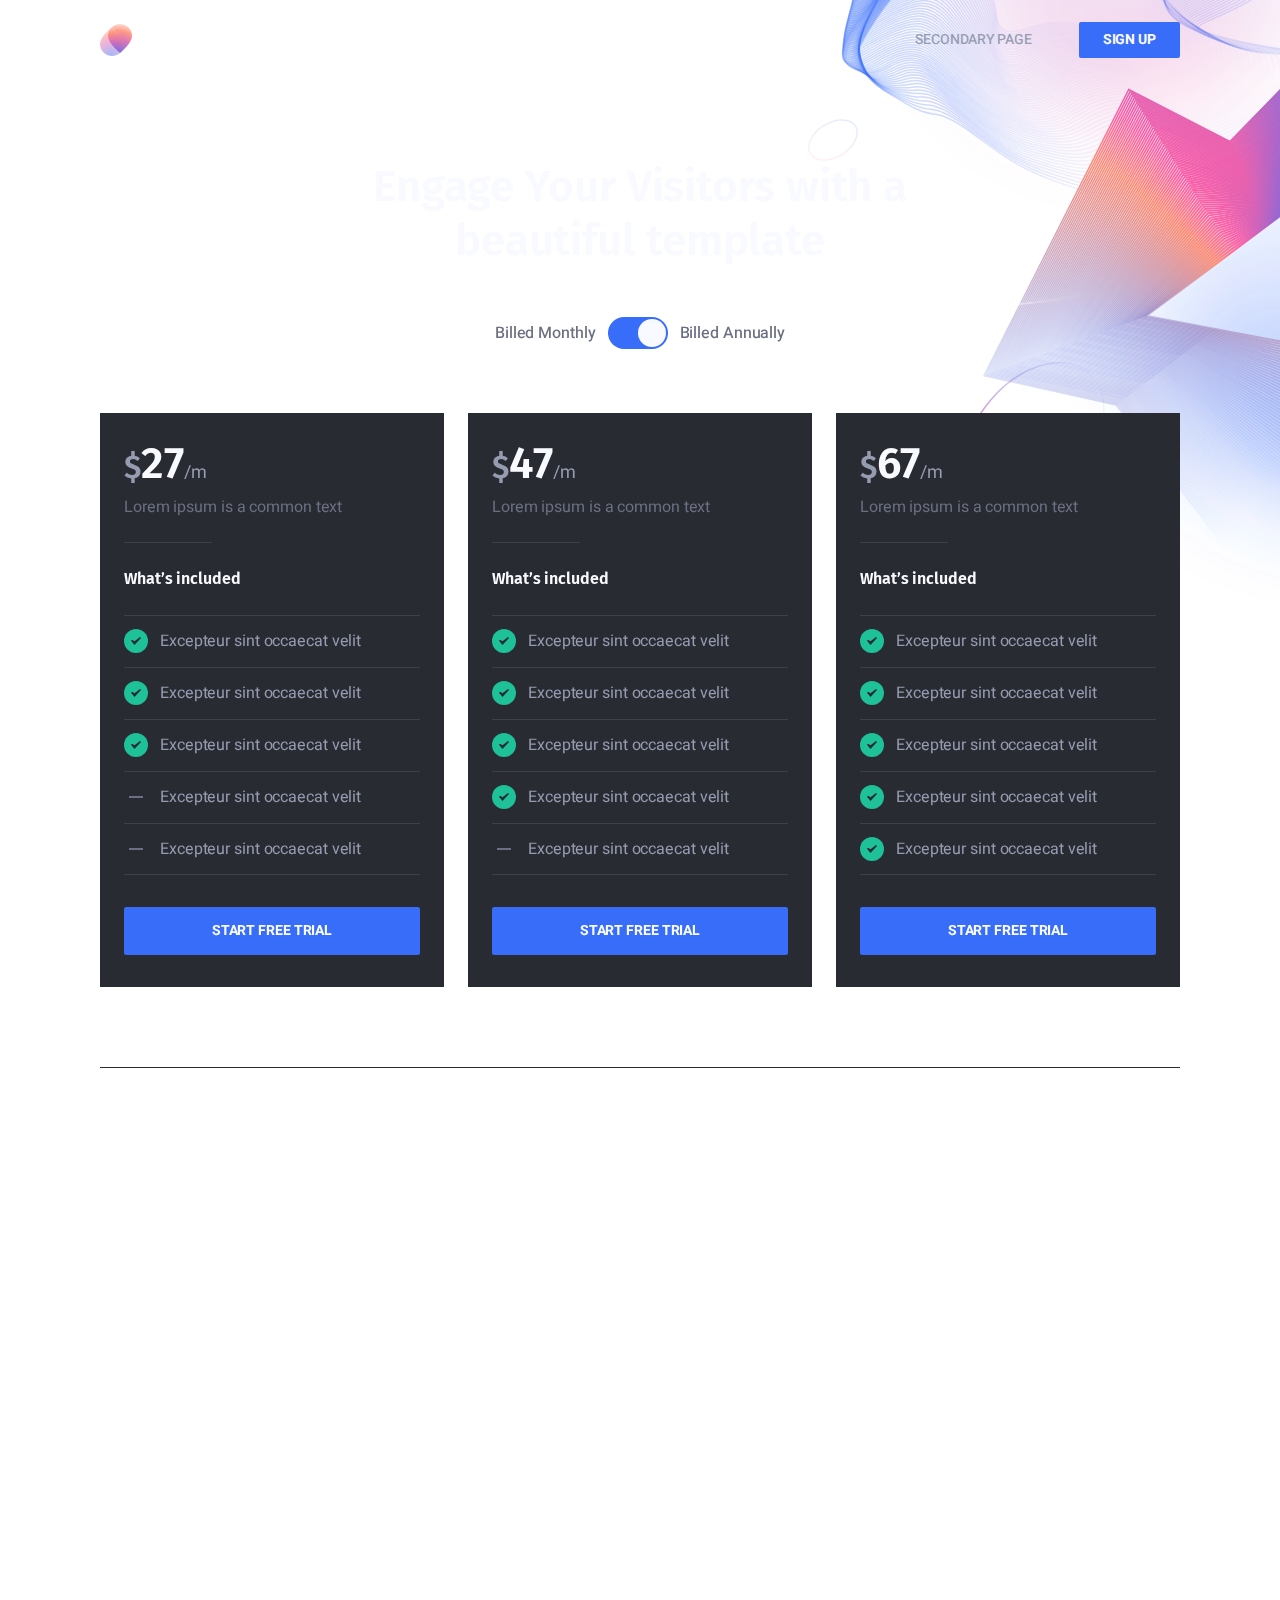
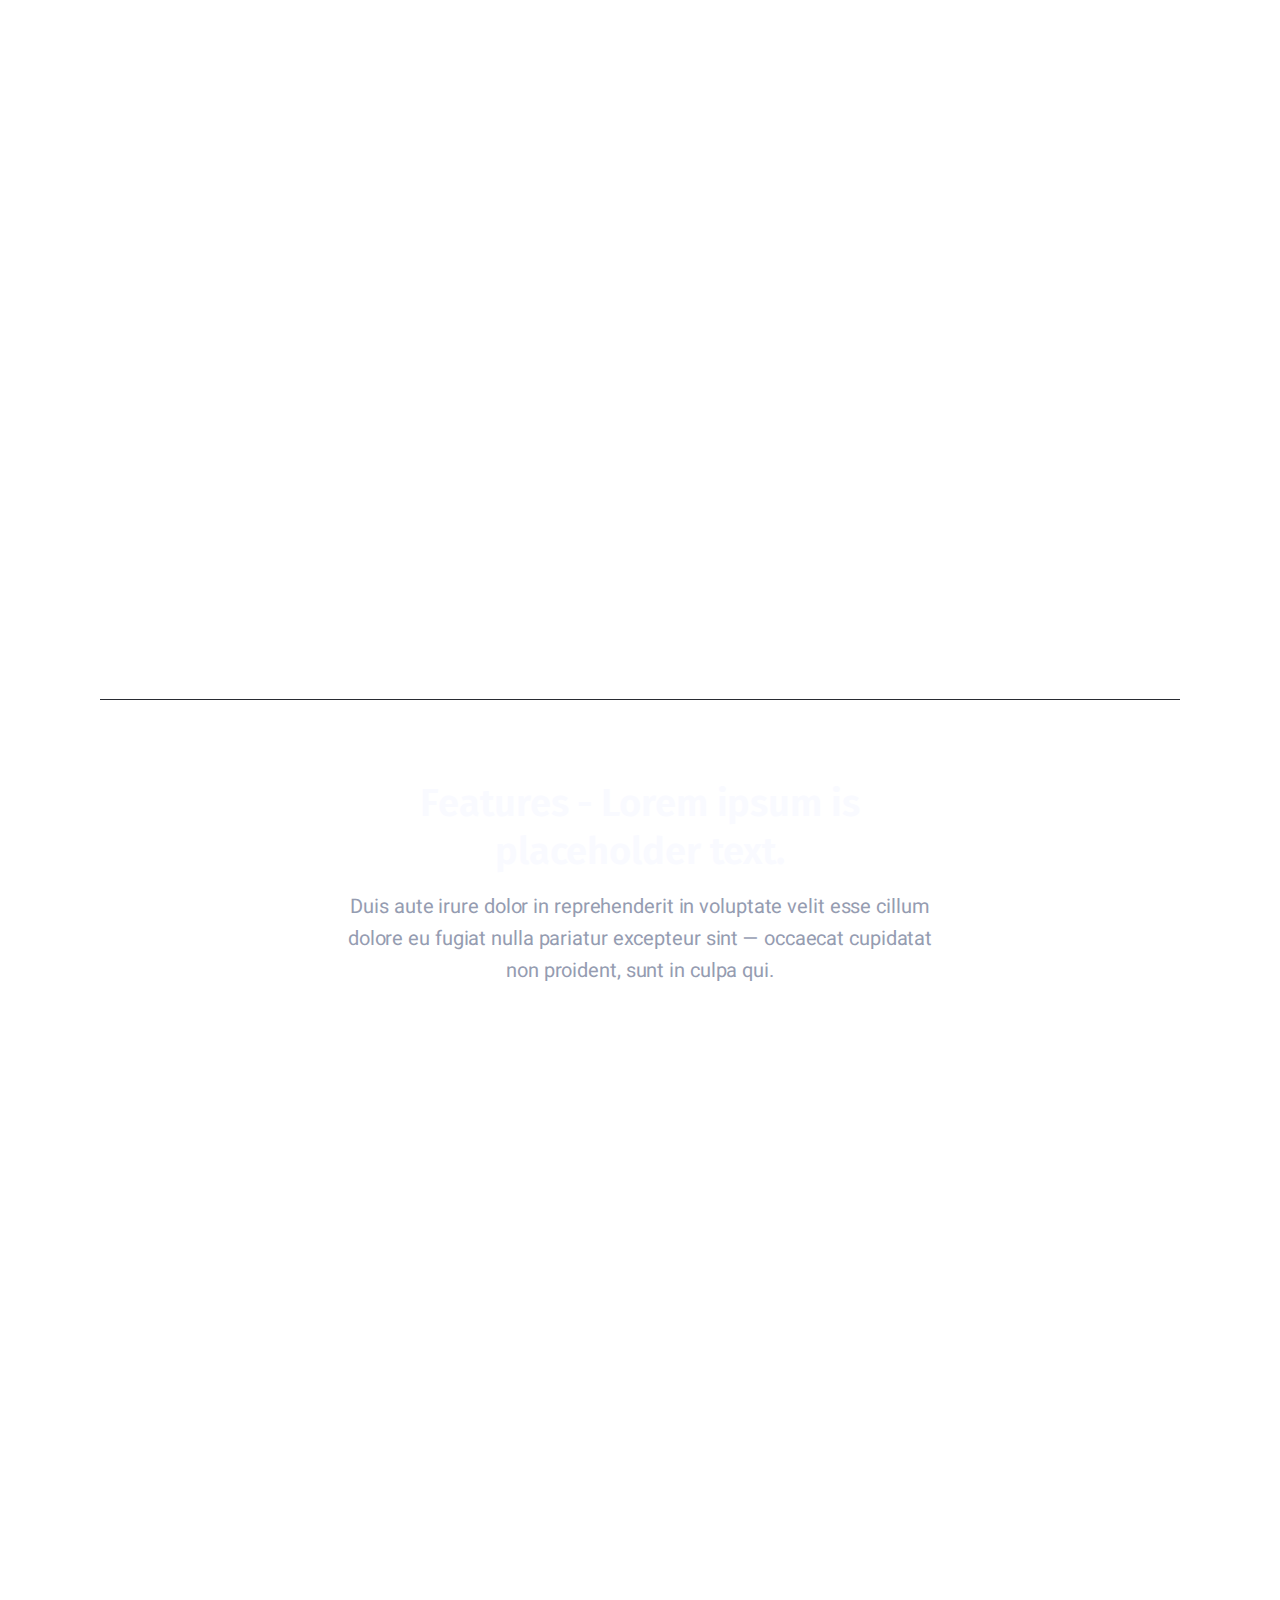
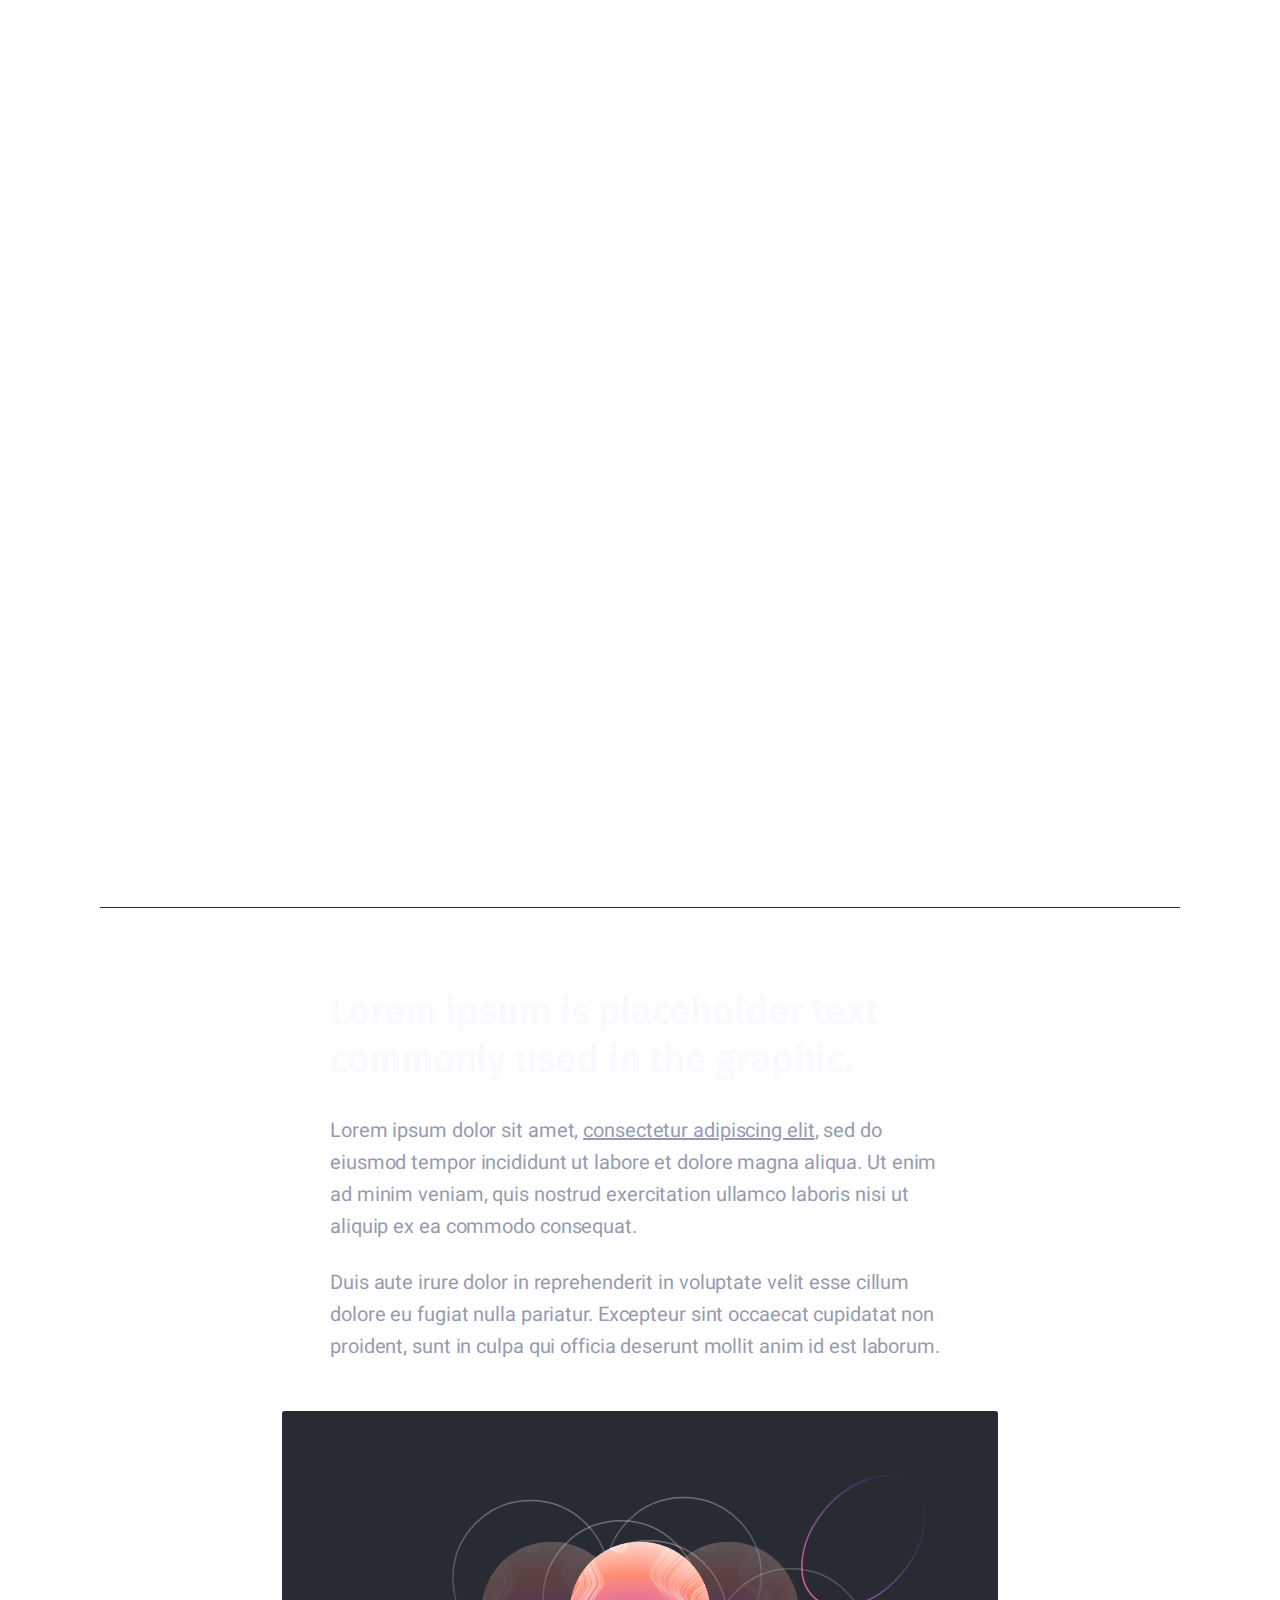
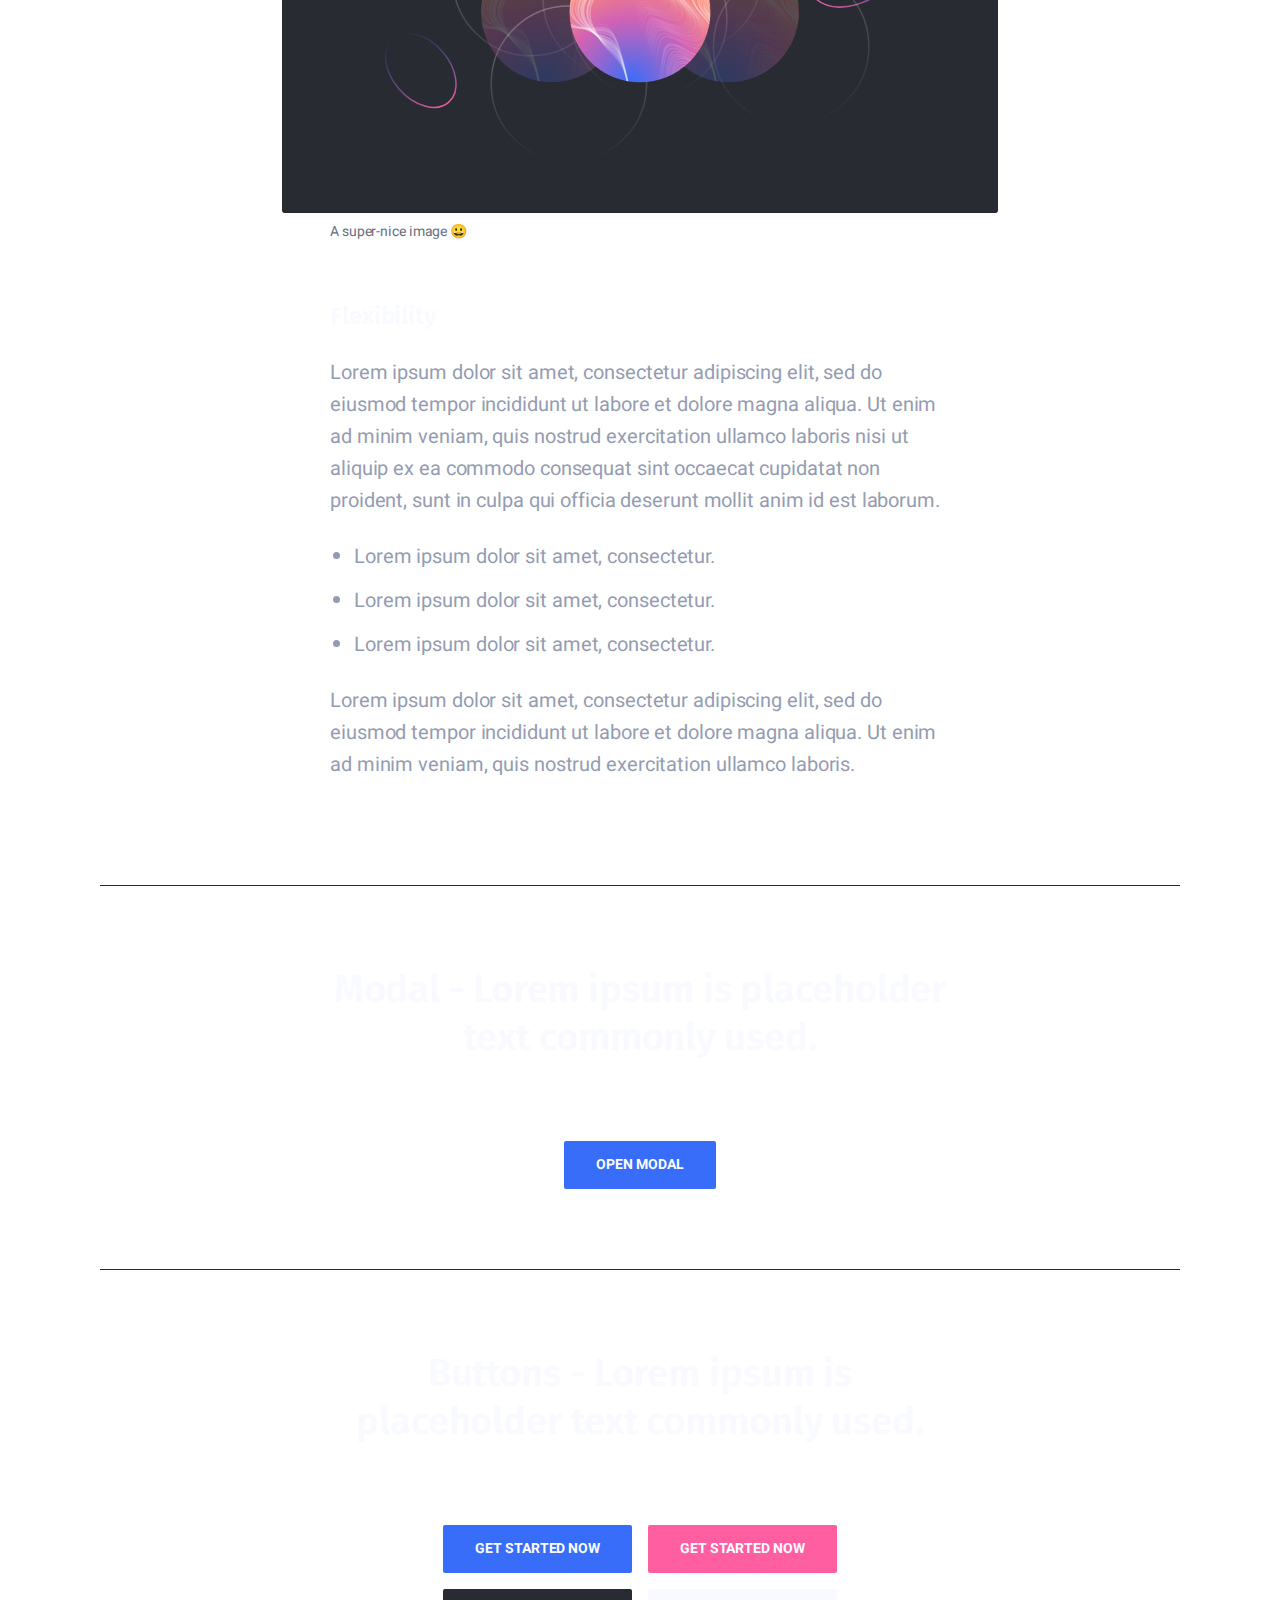
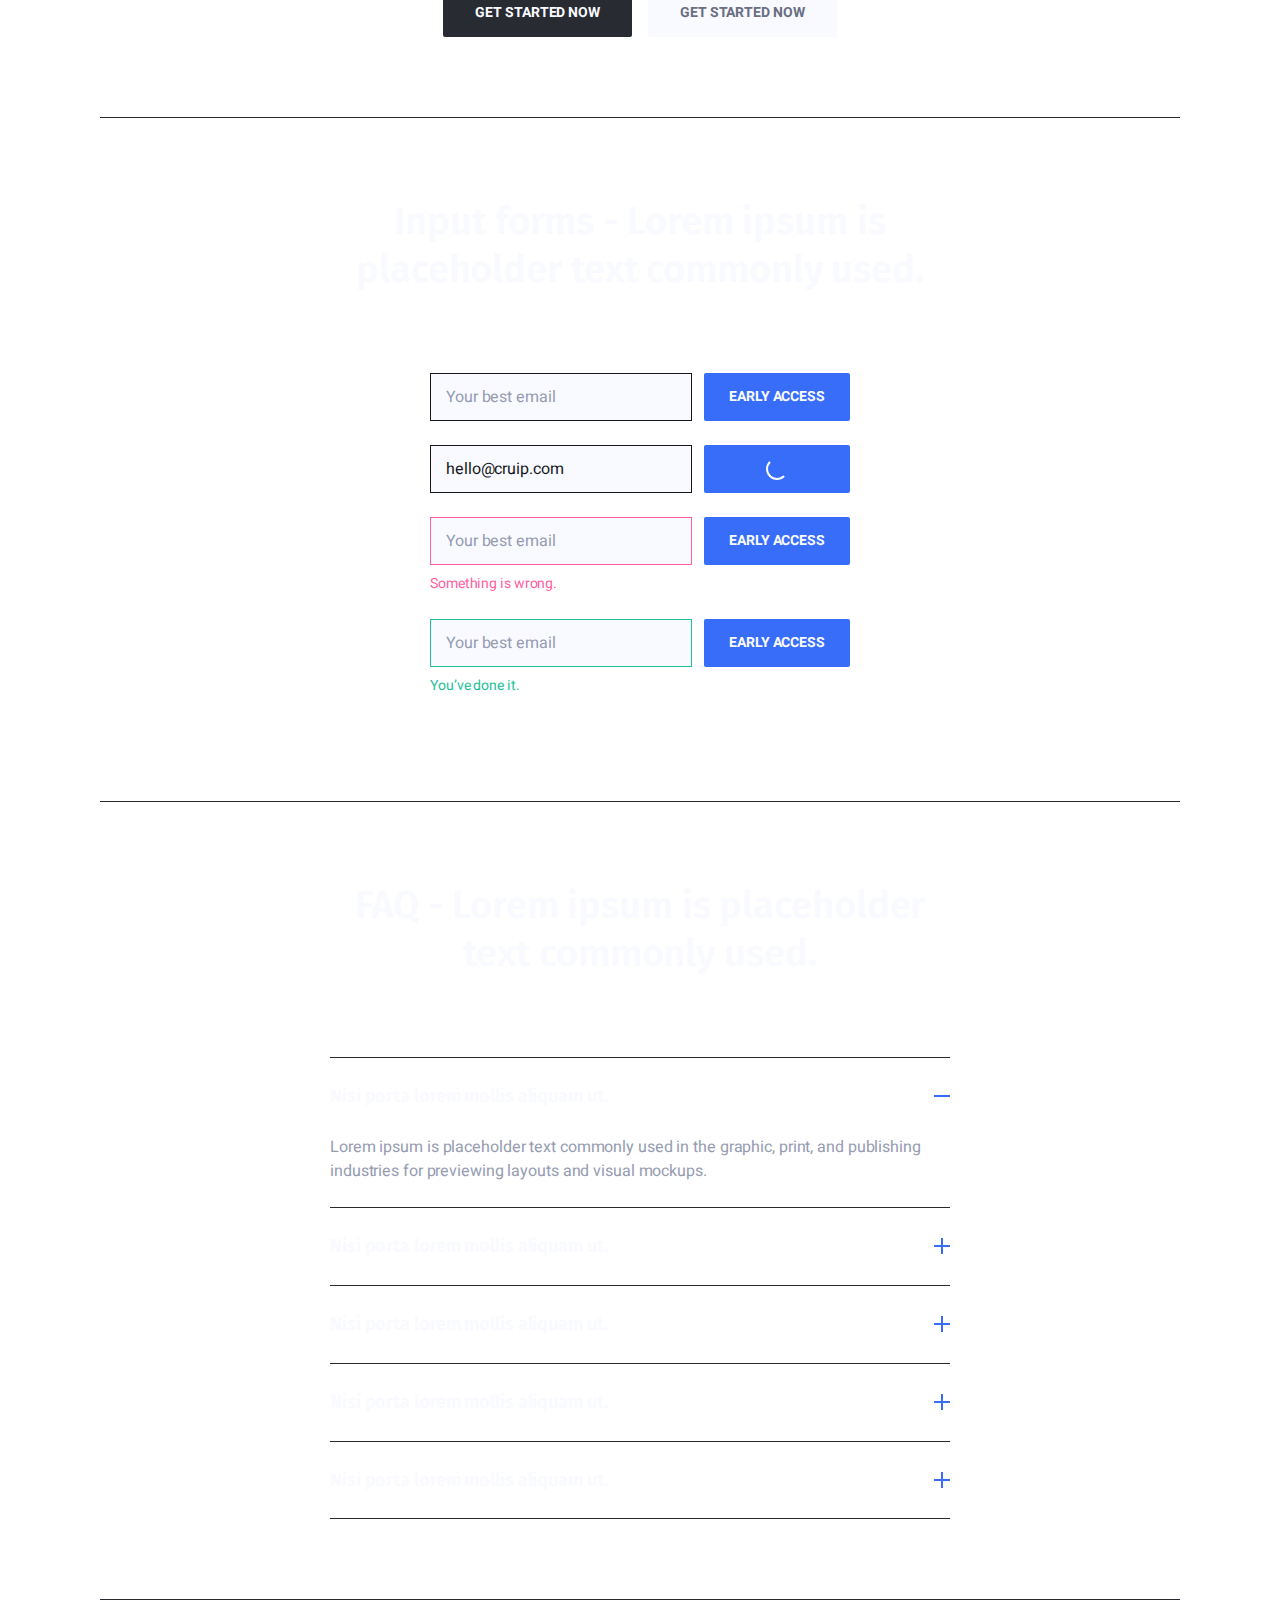
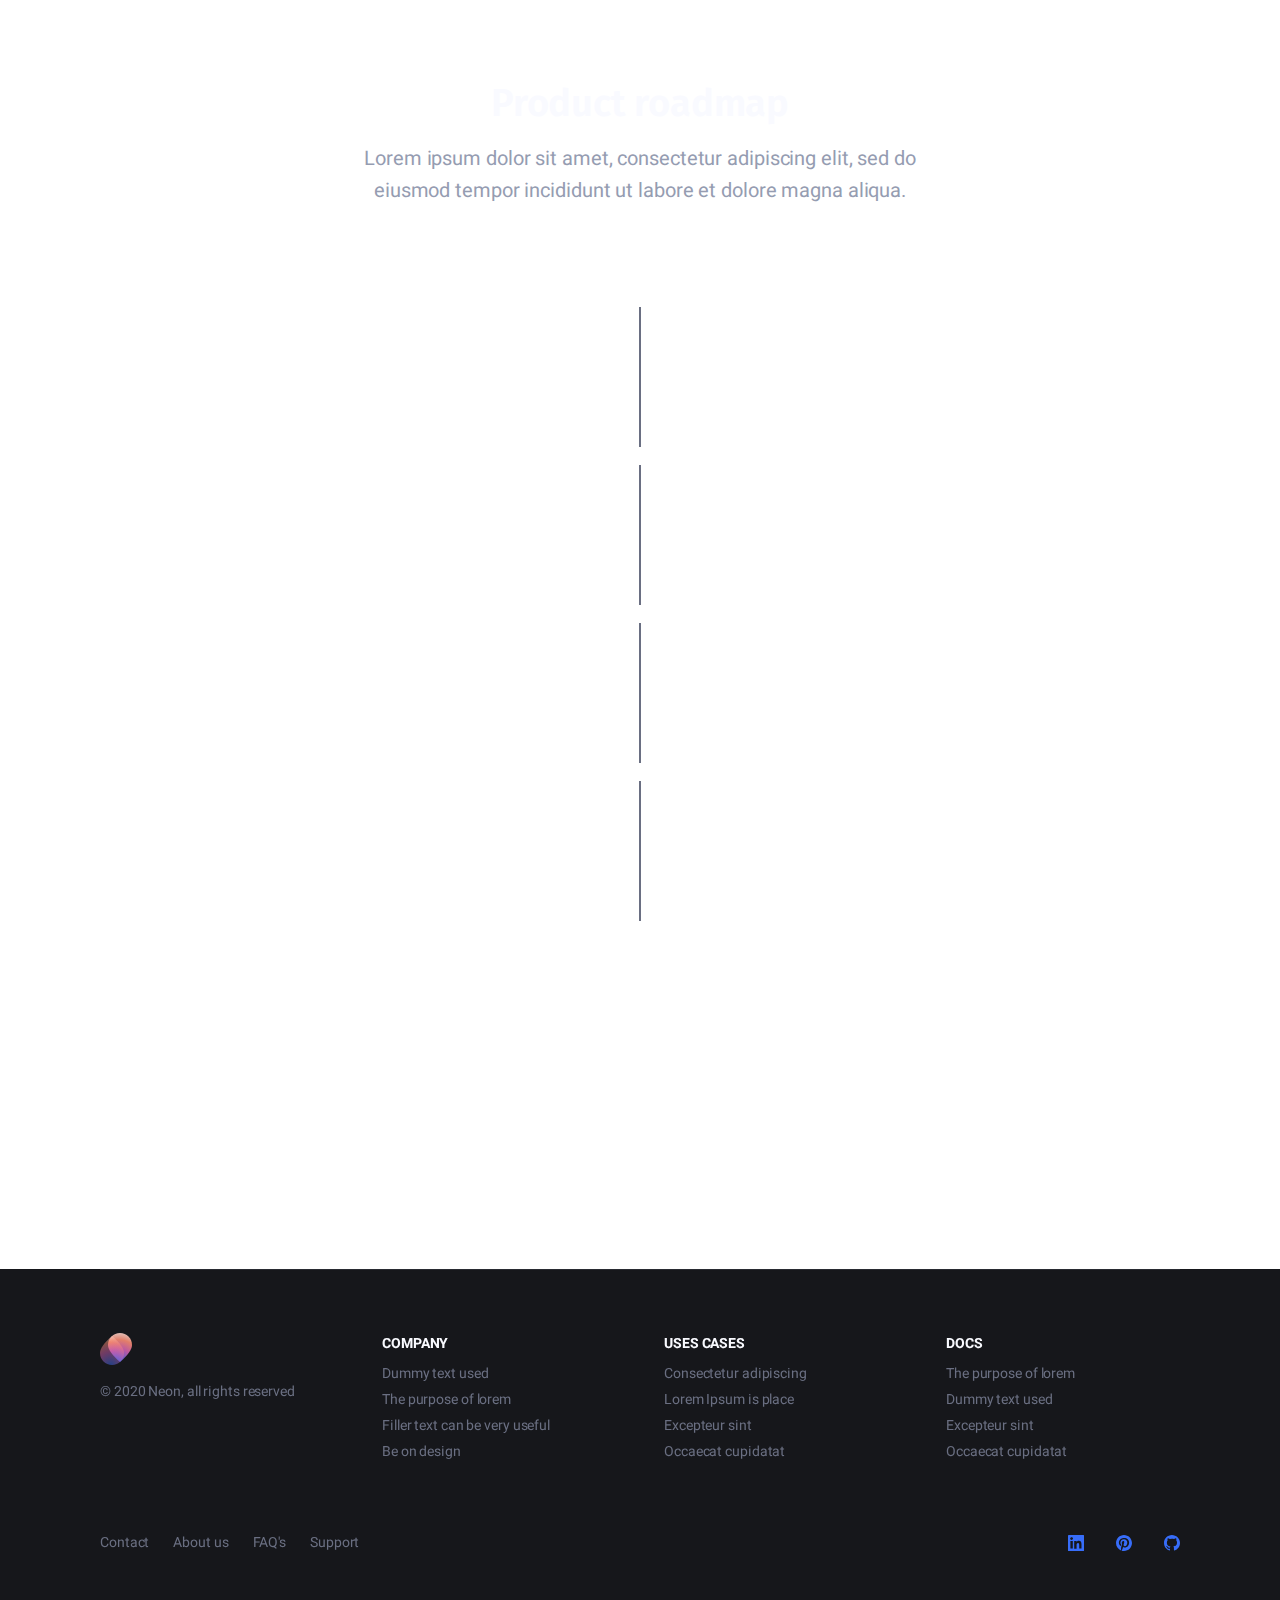
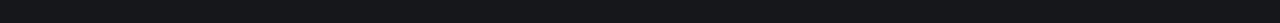
<file: additional.html>
<!DOCTYPE html><html lang="en" class="no-js">
<!-- Mirrored from preview.cruip.com/neon/additional.html by HTTrack Website Copier/3.x [XR&CO'2014], Mon, 08 Nov 2021 15:35:33 GMT -->
<head><meta charset="utf-8"><meta http-equiv="X-UA-Compatible" content="IE=edge"><meta name="viewport" content="width=device-width,initial-scale=1"><title>Neon Template</title><script>console.log("%cImportant!", "color: blue; font-size: x-large");console.log("%cThe page you are viewing is for demo purposes only. CSS and HTML have been minified and class names have been shortened to improve the page load time. Download our templates from https://cruip.com/ 😉", "font-size: large");</script><link rel="stylesheet" href="css/style.css"></head><body class="t"><div class="rn"><header class="nb"><div class="tcontainern"><div class="n_"><div class="nk"><h1 class="sz"><a href="index-2.html"><img src="images/logo.svg" alt="Neon" width="32" height="32"></a></h1></div><button id="th" class="th" aria-controls="primary-menu" aria-expanded="false"><span class="se">Menu</span> <span class="tp"><span class="td"></span></span></button><nav id="nj" class="nj"><div class="nq"><ul class="st h re"><li><a href="additional.html">Secondary page</a></li></ul><ul class="st re"><li><a class="tbuttonn fbuttonl gbuttony sbuttono" href="signup.html">Sign up</a></li></ul></div></nav></div></div></header><main class="nw"><section class="r_ nx rillustration-section-i"><div class="tcontainern"><div class="pricing-inner rd"><div class="rv s_ reveal-from-bottom"><div class="scontainero"><h1 class="sz">Engage Your Visitors with a beautiful template</h1></div></div><div class="rz s_ reveal-from-top"><label class="k"><input type="checkbox" checked=""> <span class="ta"></span> <span>Billed Monthly</span> <span>Billed Annually</span></label></div><div class="tiles-wrap"><div class="ng reveal-from-right" data-reveal-delay="400"><div class="ny"><div class="rj"><div class="ib aa ue"><div class="pricing-item-price ou" data-price-output="{
                                                &quot;0&quot;: [&quot;$&quot;, &quot;34&quot;, &quot;/m&quot;],
                                                &quot;1&quot;: [&quot;$&quot;, &quot;27&quot;, &quot;/m&quot;]
                                            }"><span class="iw o"></span><span class="pricing-item-price-amount i"></span><span class="pricing-item-price-after l"></span></div><div class="c sc">Lorem ipsum is a common text</div></div><div class="pricing-item-features mb-40"><div class="pricing-item-features-title f c sf ue">What’s included</div><ul class="rq st c us"><li class="ix">Excepteur sint occaecat velit</li><li class="ix">Excepteur sint occaecat velit</li><li class="ix">Excepteur sint occaecat velit</li><li>Excepteur sint occaecat velit</li><li>Excepteur sint occaecat velit</li></ul></div></div><div class="pricing-item-cta oh"><a class="tbuttonn fbuttonl pbuttond" href="#">Start free trial</a></div></div></div><div class="ng reveal-from-bottom" data-reveal-delay="200"><div class="ny"><div class="rj"><div class="ib aa ue"><div class="pricing-item-price ou" data-price-output="{
                                                &quot;0&quot;: [&quot;$&quot;, &quot;54&quot;, &quot;/m&quot;],
                                                &quot;1&quot;: [&quot;$&quot;, &quot;47&quot;, &quot;/m&quot;]
                                            }"><span class="iw o"></span><span class="pricing-item-price-amount i"></span><span class="pricing-item-price-after l"></span></div><div class="c sc">Lorem ipsum is a common text</div></div><div class="pricing-item-features mb-40"><div class="pricing-item-features-title f c sf ue">What’s included</div><ul class="rq st c us"><li class="ix">Excepteur sint occaecat velit</li><li class="ix">Excepteur sint occaecat velit</li><li class="ix">Excepteur sint occaecat velit</li><li class="ix">Excepteur sint occaecat velit</li><li>Excepteur sint occaecat velit</li></ul></div></div><div class="pricing-item-cta oh"><a class="tbuttonn fbuttonl pbuttond" href="#">Start free trial</a></div></div></div><div class="ng reveal-from-left" data-reveal-delay="400"><div class="ny"><div class="rj"><div class="ib aa ue"><div class="pricing-item-price ou" data-price-output="{
                                                &quot;0&quot;: [&quot;$&quot;, &quot;74&quot;, &quot;/m&quot;],
                                                &quot;1&quot;: [&quot;$&quot;, &quot;67&quot;, &quot;/m&quot;]
                                            }"><span class="iw o"></span><span class="pricing-item-price-amount i"></span><span class="pricing-item-price-after l"></span></div><div class="c sc">Lorem ipsum is a common text</div></div><div class="pricing-item-features mb-40"><div class="pricing-item-features-title f c sf ue">What’s included</div><ul class="rq st c us"><li class="ix">Excepteur sint occaecat velit</li><li class="ix">Excepteur sint occaecat velit</li><li class="ix">Excepteur sint occaecat velit</li><li class="ix">Excepteur sint occaecat velit</li><li class="ix">Excepteur sint occaecat velit</li></ul></div></div><div class="pricing-item-cta oh"><a class="tbuttonn fbuttonl pbuttond" href="#">Start free trial</a></div></div></div></div></div></div></section><section class="is nx s_"><div class="tcontainern"><div class="team-inner rd i_"><div class="rv s_ reveal-from-bottom"><div class="scontainero"><h2 class="oe ok">Meet the team - Lorem ipsum is placeholder text.</h2><p class="sz">Duis aute irure dolor in reprehenderit in voluptate velit esse cillum dolore eu fugiat nulla pariatur excepteur sint — occaecat cupidatat non proident, sunt in culpa qui.</p></div></div><div class="tiles-wrap"><div class="ng reveal-from-bottom"><div class="ny"><div class="team-item-header"><div class="team-item-image ue"><img src="images/team-member-01.jpg" alt="Team member 01" width="180" height="180"></div></div><div class="team-item-content"><h5 class="team-item-name oe ou">Markus Hasinika</h5><div class="team-item-role h so sg sh oh">Founder &amp; CEO</div><p class="sz l">Magnis dis parturient montes nascetur. Quam quisque id diam vel quam ultricies leo integer.</p></div></div></div><div class="ng reveal-from-bottom" data-reveal-delay="200"><div class="ny"><div class="team-item-header"><div class="team-item-image ue"><img src="images/team-member-02.jpg" alt="Team member 02" width="180" height="180"></div></div><div class="team-item-content"><h5 class="team-item-name oe ou">Diana Stafford</h5><div class="team-item-role h so sg sh oh">Founder &amp; CEO</div><p class="sz l">Magnis dis parturient montes nascetur. Quam quisque id diam vel quam ultricies leo integer.</p></div></div></div><div class="ng reveal-from-bottom" data-reveal-delay="400"><div class="ny"><div class="team-item-header"><div class="team-item-image ue"><img src="images/team-member-03.jpg" alt="Team member 03" width="180" height="180"></div></div><div class="team-item-content"><h5 class="team-item-name oe ou">Patricia Collins</h5><div class="team-item-role h so sg sh oh">Founder &amp; CEO</div><p class="sz l">Magnis dis parturient montes nascetur. Quam quisque id diam vel quam ultricies leo integer.</p></div></div></div><div class="ng reveal-from-bottom"><div class="ny"><div class="team-item-header"><div class="team-item-image ue"><img src="images/team-member-04.jpg" alt="Team member 04" width="180" height="180"></div></div><div class="team-item-content"><h5 class="team-item-name oe ou">Anton Klenkov</h5><div class="team-item-role h so sg sh oh">Founder &amp; CEO</div><p class="sz l">Magnis dis parturient montes nascetur. Quam quisque id diam vel quam ultricies leo integer.</p></div></div></div><div class="ng reveal-from-bottom" data-reveal-delay="200"><div class="ny"><div class="team-item-header"><div class="team-item-image ue"><img src="images/team-member-05.jpg" alt="Team member 05" width="180" height="180"></div></div><div class="team-item-content"><h5 class="team-item-name oe ou">Nick Kornilov</h5><div class="team-item-role h so sg sh oh">Founder &amp; CEO</div><p class="sz l">Magnis dis parturient montes nascetur. Quam quisque id diam vel quam ultricies leo integer.</p></div></div></div><div class="ng reveal-from-bottom" data-reveal-delay="400"><div class="ny"><div class="team-item-header"><div class="team-item-image ue"><img src="images/team-member-06.jpg" alt="Team member 01" width="180" height="180"></div></div><div class="team-item-content"><h5 class="team-item-name oe ou">Andrea Engler</h5><div class="team-item-role h so sg sh oh">Founder &amp; CEO</div><p class="sz l">Magnis dis parturient montes nascetur. Quam quisque id diam vel quam ultricies leo integer.</p></div></div></div></div></div></div></section><section class="rw nx"><div class="tcontainern"><div class="features-split-inner rd i_"><div class="rv s_"><div class="scontainero"><h2 class="oe ok">Features - Lorem ipsum is placeholder text.</h2><p class="sz">Duis aute irure dolor in reprehenderit in voluptate velit esse cillum dolore eu fugiat nulla pariatur excepteur sint — occaecat cupidatat non proident, sunt in culpa qui.</p></div></div><div class="nf np"><div class="split-item"><div class="nh az reveal-from-right" data-reveal-container=".split-item"><h3 class="oe og">Data-driven insights</h3><p class="sz">Lorem ipsum dolor sit amet, consectetur adipiscing elit, sed do eiusmod tempor incididunt ut labore et dolore magna aliqua — Ut enim ad minim veniam, quis nostrud exercitation ullamco laboris nisi ut aliquip ex ea commodo consequat.</p></div><div class="nl nc reveal-from-left" data-reveal-container=".split-item"><img src="images/features-split-image-01.svg" alt="Features split image 01" width="528" height="396"></div></div><div class="split-item"><div class="nh az reveal-from-left" data-reveal-container=".split-item"><h3 class="oe og">Data-driven insights</h3><p class="sz">Lorem ipsum dolor sit amet, consectetur adipiscing elit, sed do eiusmod tempor incididunt ut labore et dolore magna aliqua — Ut enim ad minim veniam, quis nostrud exercitation ullamco laboris nisi ut aliquip ex ea commodo consequat.</p></div><div class="nl nc reveal-from-right" data-reveal-container=".split-item"><img src="images/features-split-image-02.svg" alt="Features split image 02" width="528" height="396"></div></div><div class="split-item"><div class="nh az reveal-from-right" data-reveal-container=".split-item"><h3 class="oe og">Data-driven insights</h3><p class="sz">Lorem ipsum dolor sit amet, consectetur adipiscing elit, sed do eiusmod tempor incididunt ut labore et dolore magna aliqua — Ut enim ad minim veniam, quis nostrud exercitation ullamco laboris nisi ut aliquip ex ea commodo consequat.</p></div><div class="nl nc reveal-from-left" data-reveal-container=".split-item"><img src="images/features-split-image-01.svg" alt="Features split image 03" width="528" height="396"></div></div></div></div></div></section><section class="nx"><div class="tcontainern"><div class="rd i_"><div class="scontainero"><h2 class="oe">Lorem ipsum is placeholder text commonly used in the graphic.</h2><p>Lorem ipsum dolor sit amet, <a href="#">consectetur adipiscing elit</a>, sed do eiusmod tempor incididunt ut labore et dolore magna aliqua. Ut enim ad minim veniam, quis nostrud exercitation ullamco laboris nisi ut aliquip ex ea commodo consequat.</p><p>Duis aute irure dolor in reprehenderit in voluptate velit esse cillum dolore eu fugiat nulla pariatur. Excepteur sint occaecat cupidatat non proident, sunt in culpa qui officia deserunt mollit anim id est laborum.</p><figure><img class="sb" src="images/image-placeholder.svg" alt="Image placeholder" width="712" height="400"><figcaption class="sc">A super-nice image <span role="img" aria-label="smile">😀</span></figcaption></figure><h4>Flexibility</h4><p>Lorem ipsum dolor sit amet, consectetur adipiscing elit, sed do eiusmod tempor incididunt ut labore et dolore magna aliqua. Ut enim ad minim veniam, quis nostrud exercitation ullamco laboris nisi ut aliquip ex ea commodo consequat sint occaecat cupidatat non proident, sunt in culpa qui officia deserunt mollit anim id est laborum.</p><ul><li>Lorem ipsum dolor sit amet, consectetur.</li><li>Lorem ipsum dolor sit amet, consectetur.</li><li>Lorem ipsum dolor sit amet, consectetur.</li></ul><p>Lorem ipsum dolor sit amet, consectetur adipiscing elit, sed do eiusmod tempor incididunt ut labore et dolore magna aliqua. Ut enim ad minim veniam, quis nostrud exercitation ullamco laboris.</p></div></div></div></section><section class="nx"><div class="tcontainern"><div class="rd i_"><div class="scontainero"><div class="rv s_"><h2 class="sz">Modal - Lorem ipsum is placeholder text commonly used.</h2></div><div class="s_"><a class="tbuttonn fbuttonl modal-trigger" aria-controls="modal-01" href="#">Open modal</a></div><div id="modal-01" class="tx"><div class="t_"><button class="tq modal-close-trigger" aria-label="close"></button><div class="tj"><div class="s_"><h3 class="ow oh">Join our newsletter</h3><p class="l">Lorem ipsum dolor sit amet, consectetur adipiscing elit, sed do eiusmod.</p></div><form style="max-width:320px;margin:0 auto"><div class="og"><input class="j" type="email" id="modal-input" placeholder="Your best email"></div><button class="tbuttonn fbuttonl pbuttond">Subscribe</button></form><div class="s_ oq"><a class="h so sg modal-close-trigger" aria-label="close" href="#0">No thanks!</a></div></div></div></div></div></div></div></section><section class="nx s_"><div class="tcontainern"><div class="rd i_"><div class="scontainero"><div class="rv"><h2 class="sz">Buttons - Lorem ipsum is placeholder text commonly used.</h2></div><div class="vbuttonm"><a class="tbuttonn fbuttonl gbuttony" href="#">Get started now</a> <a class="tbuttonn cbuttonh gbuttony" href="#">Get started now</a></div><div class="vbuttonm"><a class="tbuttonn ubuttona gbuttony" href="#">Get started now</a> <a class="tbuttonn gbuttony" href="#">Get started now</a></div></div></div></div></section><section class="nx"><div class="tcontainern"><div class="rd i_"><div class="scontainero"><div class="rv s_"><h2 class="sz">Input forms - Lorem ipsum is placeholder text commonly used.</h2></div><form style="max-width:420px;margin:0 auto"><div class="ue"><label class="x se" for="input-01">This is a label</label><div class="tc"><input class="j" type="email" id="input-01" placeholder="Your best email"> <button class="tbuttonn fbuttonl">Early access</button></div></div><div class="ue"><label class="x se" for="input-02">This is a label</label><div class="tc"><input class="j" type="email" id="input-02" placeholder="Your best email" value="hello@cruip.com"> <button class="tbuttonn fbuttonl w">Early access</button></div></div><div class="ue"><label class="x se" for="input-03">This is a label</label><div class="tc"><input class="j tt" type="email" id="input-03" placeholder="Your best email"> <button class="tbuttonn fbuttonl">Early access</button></div><div class="tl sd">Something is wrong.</div></div><div class="ue"><label class="x se" for="input-04">This is a label</label><div class="tc"><input class="j tr" type="email" id="input-04" placeholder="Your best email"> <button class="tbuttonn fbuttonl">Early access</button></div><div class="tl sm">You’ve done it.</div></div></form></div></div></div></section><section class="nx"><div class="tcontainern"><div class="rd i_"><div class="scontainero"><div class="rv s_"><h2 class="sz">FAQ - Lorem ipsum is placeholder text commonly used.</h2></div><ul class="tm st on"><li class="tb"><div class="tg l"><span class="f sz">Nisi porta lorem mollis aliquam ut.</span><div class="tw"></div></div><div class="ty c"><p>Lorem ipsum is placeholder text commonly used in the graphic, print, and publishing industries for previewing layouts and visual mockups.</p></div></li><li><div class="tg l"><span class="f sz">Nisi porta lorem mollis aliquam ut.</span><div class="tw"></div></div><div class="ty c"><p>Lorem ipsum is placeholder text commonly used in the graphic, print, and publishing industries for previewing layouts and visual mockups.</p></div></li><li><div class="tg l"><span class="f sz">Nisi porta lorem mollis aliquam ut.</span><div class="tw"></div></div><div class="ty c"><p>Lorem ipsum is placeholder text commonly used in the graphic, print, and publishing industries for previewing layouts and visual mockups.</p></div></li><li><div class="tg l"><span class="f sz">Nisi porta lorem mollis aliquam ut.</span><div class="tw"></div></div><div class="ty c"><p>Lorem ipsum is placeholder text commonly used in the graphic, print, and publishing industries for previewing layouts and visual mockups.</p></div></li><li><div class="tg l"><span class="f sz">Nisi porta lorem mollis aliquam ut.</span><div class="tw"></div></div><div class="ty c"><p>Lorem ipsum is placeholder text commonly used in the graphic, print, and publishing industries for previewing layouts and visual mockups.</p></div></li></ul></div></div></div></section><section class="roadmap nx"><div class="tcontainern"><div class="roadmap-inner rd i_"><div class="rv s_"><div class="scontainero"><h2 class="oe ok">Product roadmap</h2><p class="on">Lorem ipsum dolor sit amet, consectetur adipiscing elit, sed do eiusmod tempor incididunt ut labore et dolore magna aliqua.</p></div></div><div class="timeline"><div class="ns"><div class="no"><div class="nu"><div class="na sg ou reveal-fade">November 2019</div><div class="ig u sz greveal-y">Deployed a high-quality first release and conducted a market validation test</div></div></div><div class="no"><div class="nu"><div class="na sg ou reveal-fade">December 2019</div><div class="ig u sz greveal-y">Deployed a high-quality first release and conducted a market validation test</div></div></div><div class="no"><div class="nu"><div class="na sg ou reveal-fade">January 2020</div><div class="ig u sz greveal-y">Deployed a high-quality first release and conducted a market validation test</div></div></div><div class="no"><div class="nu"><div class="na sg ou reveal-fade">February 2019</div><div class="ig u sz greveal-y">Deployed a high-quality first release and conducted a market validation test</div></div></div><div class="no"><div class="nu"><div class="na sg ou reveal-fade">March 2020</div><div class="ig u sz greveal-y">Deployed a high-quality first release and conducted a market validation test</div></div></div></div></div></div></div></section><section class="io nx az reveal-from-bottom"><div class="tcontainern"><div class="iq rd ia"><div class="iu"><h3 class="sz">For previewing layouts and visual?</h3></div><div class="cta-action"><div class="tu"><label for="newsletter" class="x se">Subscribe</label> <input id="newsletter" class="j" type="text" placeholder="Username"> <svg width="16" height="12" xmlns="http://www.w3.org/2000/svg"><path d="M9 5H1c-.6 0-1 .4-1 1s.4 1 1 1h8v5l7-6-7-6v5z" fill="#376DF9" fill-rule="nonzero"></path></svg></div></div></div></div></section></main><footer class="rr"><div class="tcontainern"><div class="ri i_"><div class="rs h"><div class="ru"><div class="ra"><div class="nk ok"><a href="index-2.html"><img src="images/logo.svg" alt="Neon" width="32" height="32"></a></div><div class="footer-copyright">© 2020 Neon, all rights reserved</div></div><div class="ra"><div class="rf">Company</div><ul class="st on"><li><a href="#">Dummy text used</a></li><li><a href="#">The purpose of lorem</a></li><li><a href="#">Filler text can be very useful</a></li><li><a href="#">Be on design</a></li></ul></div><div class="ra"><div class="rf">Uses cases</div><ul class="st on"><li><a href="#">Consectetur adipiscing</a></li><li><a href="#">Lorem Ipsum is place</a></li><li><a href="#">Excepteur sint</a></li><li><a href="#">Occaecat cupidatat</a></li></ul></div><div class="ra"><div class="rf">Docs</div><ul class="st on"><li><a href="#">The purpose of lorem</a></li><li><a href="#">Dummy text used</a></li><li><a href="#">Excepteur sint</a></li><li><a href="#">Occaecat cupidatat</a></li></ul></div></div></div><div class="ro rh az h"><nav class="rc"><ul class="st on"><li><a href="#">Contact</a></li><li><a href="#">About us</a></li><li><a href="#">FAQ's</a></li><li><a href="#">Support</a></li></ul></nav><div class="rl"><ul class="st"><li><a href="#"><svg width="16" height="16" viewBox="0 0 16 16" xmlns="http://www.w3.org/2000/svg"><title>LinkedIn</title><path d="M15.3 0H.7C.3 0 0 .3 0 .7v14.7c0 .3.3.6.7.6h14.7c.4 0 .7-.3.7-.7V.7c-.1-.4-.4-.7-.8-.7zM4.7 13.6H2.4V6h2.4v7.6h-.1zM3.6 5c-.8 0-1.4-.7-1.4-1.4 0-.8.6-1.4 1.4-1.4.8 0 1.4.6 1.4 1.4-.1.7-.7 1.4-1.4 1.4zm10 8.6h-2.4V9.9c0-.9 0-2-1.2-2s-1.4 1-1.4 2v3.8H6.2V6h2.3v1c.3-.6 1.1-1.2 2.2-1.2 2.4 0 2.8 1.6 2.8 3.6v4.2h.1z"></path></svg></a></li><li><a href="#"><svg width="16" height="16" viewBox="0 0 16 16" xmlns="http://www.w3.org/2000/svg"><title>Pinterest</title><path d="M8 0C3.6 0 0 3.6 0 8c0 3.4 2.1 6.3 5.1 7.4-.1-.6-.1-1.6 0-2.3.1-.6.9-4 .9-4s-.2-.4-.2-1.1c0-1.1.7-2 1.5-2 .7 0 1 .5 1 1.1 0 .7-.4 1.7-.7 2.7-.2.8.4 1.4 1.2 1.4 1.4 0 2.5-1.5 2.5-3.7 0-1.9-1.4-3.3-3.3-3.3-2.3 0-3.6 1.7-3.6 3.5 0 .7.3 1.4.6 1.8v.4c-.1.3-.2.8-.2.9 0 .1-.1.2-.3.1-1-.5-1.6-1.9-1.6-3.1C2.9 5.3 4.7 3 8.2 3c2.8 0 4.9 2 4.9 4.6 0 2.8-1.7 5-4.2 5-.8 0-1.6-.4-1.8-.9 0 0-.4 1.5-.5 1.9-.2.7-.7 1.6-1 2.1.8.2 1.6.3 2.4.3 4.4 0 8-3.6 8-8s-3.6-8-8-8z"></path></svg></a></li><li><a href="#"><svg width="16" height="16" viewBox="0 0 16 16" xmlns="http://www.w3.org/2000/svg"><title>GitHub</title><path d="M7.95 0C3.578 0 0 3.578 0 7.95c0 3.479 2.286 6.46 5.466 7.553.397.1.497-.199.497-.397v-1.392c-2.187.497-2.683-.994-2.683-.994-.398-.894-.895-1.192-.895-1.192-.696-.497.1-.497.1-.497.795.1 1.192.795 1.192.795.696 1.292 1.888.894 2.286.696.1-.497.298-.895.497-1.093-1.79-.2-3.578-.895-3.578-3.976 0-.894.298-1.59.795-2.087-.1-.198-.397-.993.1-2.086 0 0 .695-.2 2.186.795a6.408 6.408 0 0 1 1.987-.299c.696 0 1.392.1 1.988.299 1.49-.994 2.186-.795 2.186-.795.398 1.093.199 1.888.1 2.086.496.597.795 1.292.795 2.087 0 3.081-1.889 3.677-3.677 3.876.298.398.596.895.596 1.59v2.187c0 .198.1.496.596.397C13.714 14.41 16 11.43 16 7.95 15.9 3.578 12.323 0 7.95 0z"></path></svg></a></li></ul></div></div></div></div></footer></div><script src="js/main.min.js"></script><script async="" src="https://www.googletagmanager.com/gtag/js?id=UA-125021779-1"></script><script>window.dataLayer = window.dataLayer || [];function gtag(){dataLayer.push(arguments);}gtag('js', new Date());gtag('config', 'UA-125021779-1', { 'anonymize_ip': true });</script><script>const pagesList = [{"name":"Home","url":"https://preview.cruip.com/neon/index.html","active":false},{"name":"Secondary","url":"https://preview.cruip.com/neon/additional.html","active":true},{"name":"Sign up","url":"https://preview.cruip.com/neon/signup.html","active":false},{"name":"Sign in","url":"https://preview.cruip.com/neon/login.html","active":false}];if(window != top){window.parent.postMessage(pagesList, "https://cruip.com/")};</script></body>
<!-- Mirrored from preview.cruip.com/neon/additional.html by HTTrack Website Copier/3.x [XR&CO'2014], Mon, 08 Nov 2021 15:35:47 GMT -->
</html>
</file>
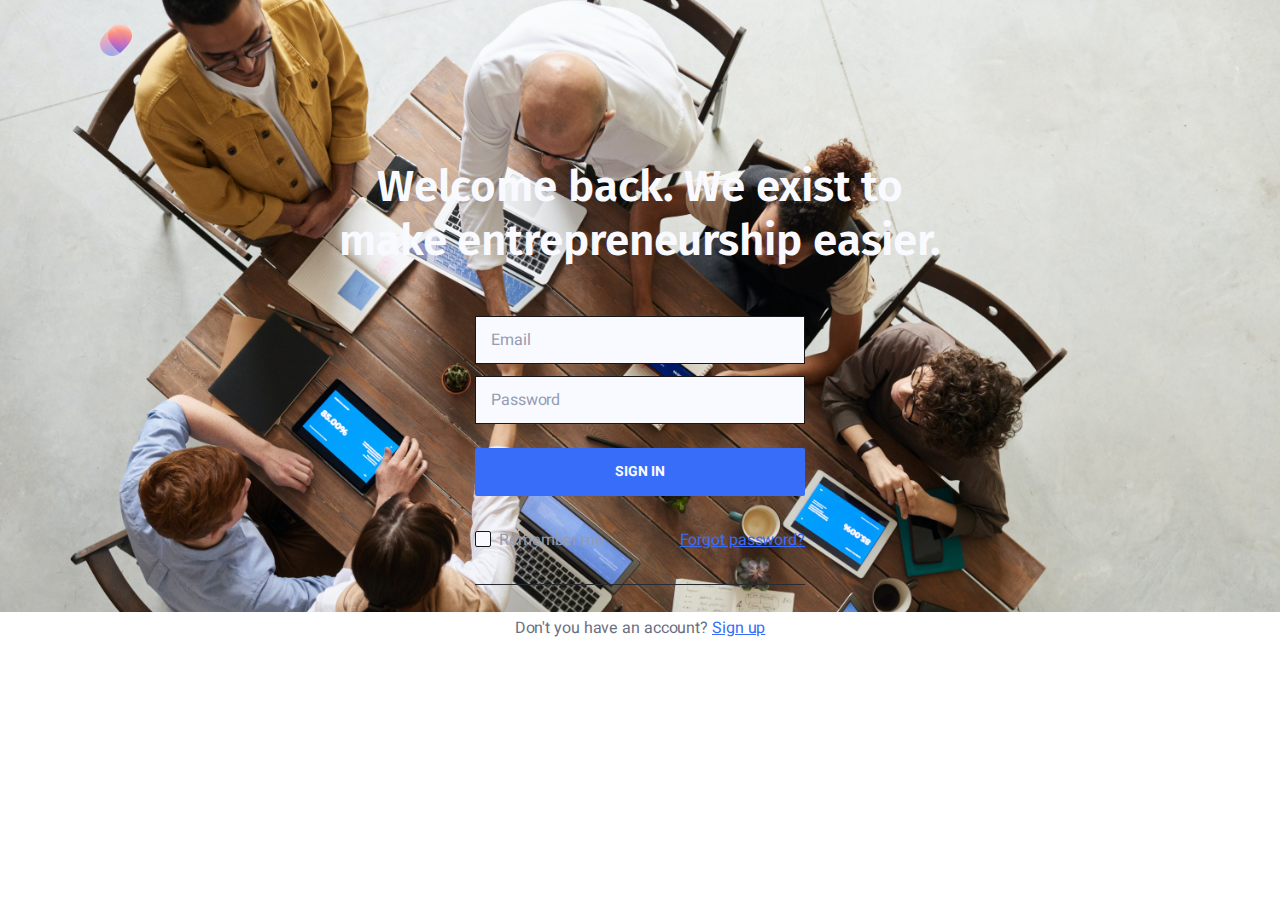
<file: login.html>
<!DOCTYPE html><html lang="en" class="no-js">
<!-- Mirrored from preview.cruip.com/neon/login.html by HTTrack Website Copier/3.x [XR&CO'2014], Mon, 08 Nov 2021 15:35:55 GMT -->
<head><meta charset="utf-8"><meta http-equiv="X-UA-Compatible" content="IE=edge"><meta name="viewport" content="width=device-width,initial-scale=1"><title>Neon Template</title><script>console.log("%cImportant!", "color: blue; font-size: x-large");console.log("%cThe page you are viewing is for demo purposes only. CSS and HTML have been minified and class names have been shortened to improve the page load time. Download our templates from https://cruip.com/ 😉", "font-size: large");</script><link rel="stylesheet" href="css/style.css"></head><body><div class="rn"><header class="nb"><div class="tcontainern"><div class="n_"><div class="nk"><h1 class="sz"><a href="index-2.html"><img src="images/logo.svg" alt="Neon" width="32" height="32"></a></h1></div></div></div></header><main class="nw"><section class="iv nx tillustration-section-n"><div class="scontainero"><div class="signin-inner rd"><div class="rv s_"><h1 class="sz">Welcome back. We exist to make entrepreneurship easier.</h1></div><div class="tiles-wrap"><div class="ng"><div class="ny"><form><fieldset><div class="og"><label class="x se" for="email">Email</label> <input id="email" class="j" type="email" placeholder="Email" required=""></div><div class="og"><label class="x se" for="password">Password</label> <input id="password" class="j" type="password" placeholder="Password" required=""></div><div class="oq us"><button class="tbuttonn fbuttonl pbuttond">Sign in</button></div><div class="im us"><label class="z"><input type="checkbox" id="remember">Remember me</label> <a class="p c" href="#">Forgot password?</a></div></fieldset></form><div class="signin-bottom i_"><div class="ac c s_ sc">Don't you have an account? <a class="p" href="signup.html">Sign up</a></div></div></div></div></div></div></div></section></main></div><script src="js/main.min.js"></script><script async="" src="https://www.googletagmanager.com/gtag/js?id=UA-125021779-1"></script><script>window.dataLayer = window.dataLayer || [];function gtag(){dataLayer.push(arguments);}gtag('js', new Date());gtag('config', 'UA-125021779-1', { 'anonymize_ip': true });</script><script>const pagesList = [{"name":"Home","url":"https://preview.cruip.com/neon/index.html","active":false},{"name":"Secondary","url":"https://preview.cruip.com/neon/additional.html","active":false},{"name":"Sign up","url":"https://preview.cruip.com/neon/signup.html","active":false},{"name":"Sign in","url":"https://preview.cruip.com/neon/login.html","active":true}];if(window != top){window.parent.postMessage(pagesList, "https://cruip.com/")};</script></body>
<!-- Mirrored from preview.cruip.com/neon/login.html by HTTrack Website Copier/3.x [XR&CO'2014], Mon, 08 Nov 2021 15:35:55 GMT -->
</html>
</file>
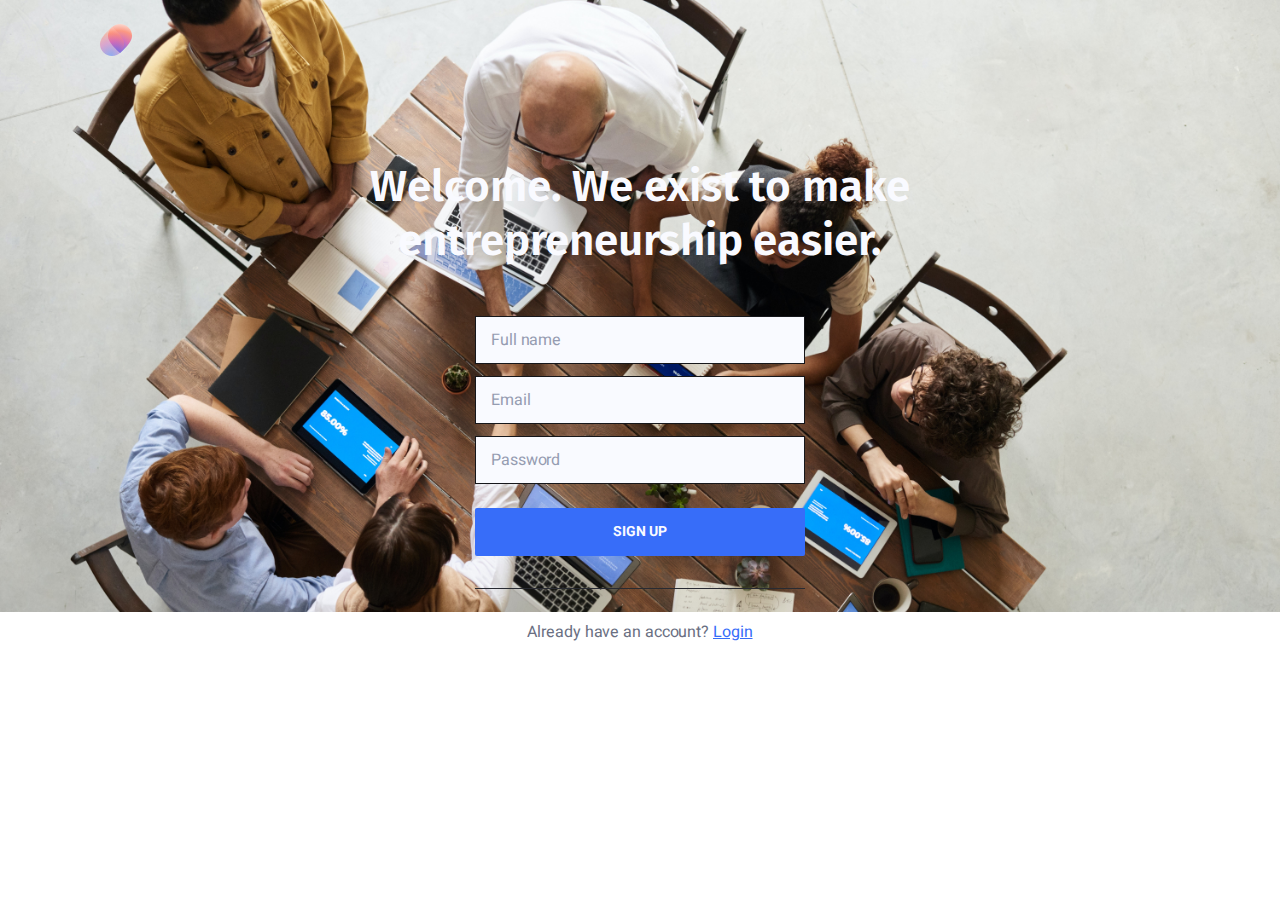
<file: signup.html>
<!DOCTYPE html><html lang="en" class="no-js">
<!-- Mirrored from preview.cruip.com/neon/signup.html by HTTrack Website Copier/3.x [XR&CO'2014], Mon, 08 Nov 2021 15:35:47 GMT -->
<head><meta charset="utf-8"><meta http-equiv="X-UA-Compatible" content="IE=edge"><meta name="viewport" content="width=device-width,initial-scale=1"><title>Neon Template</title><script>console.log("%cImportant!", "color: blue; font-size: x-large");console.log("%cThe page you are viewing is for demo purposes only. CSS and HTML have been minified and class names have been shortened to improve the page load time. Download our templates from https://cruip.com/ 😉", "font-size: large");</script><link rel="stylesheet" href="css/style.css"></head><body><div class="rn"><header class="nb"><div class="tcontainern"><div class="n_"><div class="nk"><h1 class="sz"><a href="index-2.html"><img src="images/logo.svg" alt="Neon" width="32" height="32"></a></h1></div></div></div></header><main class="nw"><section class="iv nx tillustration-section-n"><div class="scontainero"><div class="signin-inner rd"><div class="rv s_"><h1 class="sz">Welcome. We exist to make entrepreneurship easier.</h1></div><div class="tiles-wrap"><div class="ng"><div class="ny"><form><fieldset><div class="og"><label class="x se" for="name">Full name</label> <input id="name" class="j" type="name" placeholder="Full name" required=""></div><div class="og"><label class="x se" for="email">Email</label> <input id="email" class="j" type="email" placeholder="Email" required=""></div><div class="og"><label class="x se" for="password">Password</label> <input id="password" class="j" type="password" placeholder="Password" required=""></div><div class="oq us"><button class="tbuttonn fbuttonl pbuttond">Sign up</button></div></fieldset></form><div class="signin-bottom i_"><div class="ac c s_ sc">Already have an account? <a class="p" href="login.html">Login</a></div></div></div></div></div></div></div></section></main></div><script src="js/main.min.js"></script><script async="" src="https://www.googletagmanager.com/gtag/js?id=UA-125021779-1"></script><script>window.dataLayer = window.dataLayer || [];function gtag(){dataLayer.push(arguments);}gtag('js', new Date());gtag('config', 'UA-125021779-1', { 'anonymize_ip': true });</script><script>const pagesList = [{"name":"Home","url":"https://preview.cruip.com/neon/index.html","active":false},{"name":"Secondary","url":"https://preview.cruip.com/neon/additional.html","active":false},{"name":"Sign up","url":"https://preview.cruip.com/neon/signup.html","active":true},{"name":"Sign in","url":"https://preview.cruip.com/neon/login.html","active":false}];if(window != top){window.parent.postMessage(pagesList, "https://cruip.com/")};</script></body>
<!-- Mirrored from preview.cruip.com/neon/signup.html by HTTrack Website Copier/3.x [XR&CO'2014], Mon, 08 Nov 2021 15:35:48 GMT -->
</html>
</file>
<file: css/style.css>
@import url("https://fonts.googleapis.com/css?family=Fira+Sans:600|Heebo:400,500,700&amp;display=swap");
html {
    line-height: 1.15;
    -ms-text-size-adjust: 100%;
    -webkit-text-size-adjust: 100%
}

body {
    margin: 0
}

article,
aside,
footer,
header,
nav,
section {
    display: block
}

h1 {
    font-size: 2em;
    margin: 0.67em 0
}

figcaption,
figure,
main {
    display: block
}

figure {
    margin: 1em 40px
}

hr {
    box-sizing: content-box;
    height: 0;
    overflow: visible
}

pre {
    font-family: monospace, monospace;
    font-size: 1em
}

a {
    background-color: transparent;
    -webkit-text-decoration-skip: objects
}

abbr[title] {
    border-bottom: none;
    text-decoration: underline;
    -webkit-text-decoration: underline dotted;
    text-decoration: underline dotted
}

b,
strong {
    font-weight: inherit
}

b,
strong {
    font-weight: bolder
}

code,
kbd,
samp {
    font-family: monospace, monospace;
    font-size: 1em
}

dfn {
    font-style: italic
}

mark {
    background-color: #ff0;
    color: #000
}

small {
    font-size: 80%
}

sub,
sup {
    font-size: 75%;
    line-height: 0;
    position: relative;
    vertical-align: baseline
}

sub {
    bottom: -0.25em
}

sup {
    top: -0.5em
}

audio,
video {
    display: inline-block
}

audio:not([controls]) {
    display: none;
    height: 0
}

img {
    border-style: none
}

svg:not(:root) {
    overflow: hidden
}

button,
input,
optgroup,
select,
textarea {
    font-family: sans-serif;
    font-size: 100%;
    line-height: 1.15;
    margin: 0
}

button,
input {
    overflow: visible
}

button,
select {
    text-transform: none
}

button,
html [type="button"],
[type="reset"],
[type="submit"] {
    -webkit-appearance: button
}

button::-moz-focus-inner,
[type="button"]::-moz-focus-inner,
[type="reset"]::-moz-focus-inner,
[type="submit"]::-moz-focus-inner {
    border-style: none;
    padding: 0
}

button:-moz-focusring,
[type="button"]:-moz-focusring,
[type="reset"]:-moz-focusring,
[type="submit"]:-moz-focusring {
    outline: 1px dotted ButtonText
}

fieldset {
    padding: 0.35em 0.75em 0.625em
}

legend {
    box-sizing: border-box;
    color: inherit;
    display: table;
    max-width: 100%;
    padding: 0;
    white-space: normal
}

progress {
    display: inline-block;
    vertical-align: baseline
}

textarea {
    overflow: auto
}

[type="checkbox"],
[type="radio"] {
    box-sizing: border-box;
    padding: 0
}

[type="number"]::-webkit-inner-spin-button,
[type="number"]::-webkit-outer-spin-button {
    height: auto
}

[type="search"] {
    -webkit-appearance: textfield;
    outline-offset: -2px
}

[type="search"]::-webkit-search-cancel-button,
[type="search"]::-webkit-search-decoration {
    -webkit-appearance: none
}

::-webkit-file-upload-button {
    -webkit-appearance: button;
    font: inherit
}

details,
menu {
    display: block
}

summary {
    display: list-item
}

canvas {
    display: inline-block
}

template {
    display: none
}

[hidden] {
    display: none
}

@media (min-width: 641px) {
    .t [class*=reveal-] {
        opacity: 0;
        will-change: opacity, transform
    }
    .t .reveal-from-top {
        -webkit-transform: translateY(-10px);
        transform: translateY(-10px)
    }
    .t .reveal-from-bottom {
        -webkit-transform: translateY(10px);
        transform: translateY(10px)
    }
    .t .reveal-from-left {
        -webkit-transform: translateX(-10px);
        transform: translateX(-10px)
    }
    .t .reveal-from-right {
        -webkit-transform: translateX(10px);
        transform: translateX(10px)
    }
    .t .reveal-scale-up {
        -webkit-transform: scale(.95);
        transform: scale(.95)
    }
    .t .reveal-scale-down {
        -webkit-transform: scale(1.05);
        transform: scale(1.05)
    }
    .t .reveal-rotate-from-left {
        -webkit-transform: perspective(1000px) rotateY(-45deg);
        transform: perspective(1000px) rotateY(-45deg)
    }
    .t .reveal-rotate-from-right {
        -webkit-transform: perspective(1000px) rotateY(45deg);
        transform: perspective(1000px) rotateY(45deg)
    }
    .t.n [class*=reveal-] {
        -webkit-transition: opacity 1s cubic-bezier(0.39, 0.575, 0.565, 1), -webkit-transform 1s cubic-bezier(0.39, 0.575, 0.565, 1);
        transition: opacity 1s cubic-bezier(0.39, 0.575, 0.565, 1), -webkit-transform 1s cubic-bezier(0.39, 0.575, 0.565, 1);
        transition: opacity 1s cubic-bezier(0.39, 0.575, 0.565, 1), transform 1s cubic-bezier(0.39, 0.575, 0.565, 1);
        transition: opacity 1s cubic-bezier(0.39, 0.575, 0.565, 1), transform 1s cubic-bezier(0.39, 0.575, 0.565, 1), -webkit-transform 1s cubic-bezier(0.39, 0.575, 0.565, 1)
    }
    .t.n [class*=reveal-].is-revealed {
        opacity: 1;
        -webkit-transform: translate(0);
        transform: translate(0)
    }
}

html {
    box-sizing: border-box
}

*,
*:before,
*:after {
    box-sizing: inherit
}

body {
    -moz-osx-font-smoothing: grayscale;
    -webkit-font-smoothing: antialiased
}

hr {
    border: 0;
    display: block;
    height: 1px;
    background: #292B32;
    margin-top: 24px;
    margin-bottom: 24px
}

ul,
ol {
    margin-top: 0;
    padding-left: 24px
}

ul:not(:last-child),
ol:not(:last-child) {
    margin-bottom: 24px
}

ul {
    list-style: disc
}

ol {
    list-style: decimal
}

li:not(:last-child) {
    margin-bottom: 12px
}

li>ul,
li>ol {
    margin-top: 12px;
    margin-bottom: 0
}

dl {
    margin-top: 0;
    margin-bottom: 24px
}

dt {
    font-weight: 700
}

dd {
    margin-left: 24px;
    margin-bottom: 24px
}

img {
    border-radius: 2px
}

img,
svg,
video {
    display: block;
    height: auto;
    max-width: 100%
}

figure {
    margin: 48px 0
}

figcaption {
    padding: 8px 0
}

table {
    font-size: 16px;
    line-height: 24px;
    letter-spacing: -0.1px;
    border-collapse: collapse;
    margin-bottom: 24px;
    width: 100%
}

tr {
    border-bottom: 1px solid #292B32
}

th {
    font-weight: 700;
    text-align: left
}

th,
td {
    padding: 8px 16px
}

th:first-child,
td:first-child {
    padding-left: 0
}

th:last-child,
td:last-child {
    padding-right: 0
}

.r hr {
    display: block;
    height: 1px;
    background: #e5e9ff
}

.r tr {
    border-bottom: 1px solid #e5e9ff
}

html {
    font-size: 20px;
    line-height: 32px;
    letter-spacing: -0.1px
}

body {
    color: #959CB1;
    font-size: 1rem
}

body,
button,
input,
select,
textarea {
    font-family: "Heebo", sans-serif;
    font-weight: 400
}

h1,
h2,
h3,
h4,
h5,
h6,
.i,
.s,
.o,
.u,
.a,
.f {
    font-family: "Fira Sans", sans-serif;
    font-weight: 600;
    clear: both;
    color: #F9FAFF;
    word-wrap: break-word;
    overflow-wrap: break-word
}

h1,
.i {
    font-size: 38px;
    line-height: 48px
}

h2,
.s {
    font-size: 32px;
    line-height: 42px
}

h3,
.o {
    font-size: 24px;
    line-height: 34px;
    letter-spacing: -0.1px
}

h4,
.u {
    font-size: 24px;
    line-height: 34px;
    letter-spacing: -0.1px
}

h5,
.a {
    font-size: 20px;
    line-height: 32px;
    letter-spacing: -0.1px
}

h6,
.f,
small,
.l {
    font-size: 18px;
    line-height: 30px;
    letter-spacing: -0.1px
}

.c {
    font-size: 16px;
    line-height: 24px;
    letter-spacing: -0.1px
}

.h {
    font-size: 14px;
    line-height: 22px
}

figcaption {
    font-size: 14px;
    line-height: 22px
}

a:not(.tbuttonn) {
    color: inherit
}

a:not(.tbuttonn):hover,
a:not(.tbuttonn):active {
    color: #F9FAFF;
    outline: 0
}

a.rbuttoni {
    color: #6A6F82
}

a.rbuttoni:hover,
a.rbuttoni:active {
    color: #959CB1
}

a.p {
    color: #376DF9
}

a.p:hover,
a.p:active {
    color: #6991FA
}

h1,
.i {
    margin-top: 48px;
    margin-bottom: 32px
}

h2,
.s {
    margin-top: 48px;
    margin-bottom: 32px
}

h3,
.o {
    margin-top: 36px;
    margin-bottom: 24px
}

h4,
h5,
h6,
.u,
.a,
.f {
    margin-top: 24px;
    margin-bottom: 24px
}

p {
    margin-top: 0;
    margin-bottom: 24px
}

dfn,
cite,
em,
i {
    font-style: italic
}

blockquote {
    font-size: 20px;
    line-height: 32px;
    letter-spacing: -0.1px;
    margin-top: 24px;
    margin-bottom: 24px;
    margin-left: 24px
}

blockquote::before {
    content: "\201C"
}

blockquote::after {
    content: "\201D"
}

blockquote p {
    display: inline
}

address {
    border-width: 1px 0;
    border-style: solid;
    border-color: #292B32;
    padding: 24px 0;
    margin: 0 0 24px
}

pre,
pre h1,
pre h2,
pre h3,
pre h4,
pre h5,
pre h6,
pre .i,
pre .s,
pre .o,
pre .u,
pre .a,
pre .f {
    font-family: "Courier 10 Pitch", Courier, monospace
}

pre,
code,
kbd,
tt,
var {
    background: #0d0d10
}

pre {
    font-size: 16px;
    line-height: 24px;
    letter-spacing: -0.1px;
    max-width: 100%;
    overflow: auto;
    padding: 24px 24px;
    margin-top: 24px;
    margin-bottom: 24px
}

code,
kbd,
tt,
var {
    font-family: Monaco, Consolas, "Andale Mono", "DejaVu Sans Mono", monospace;
    font-size: 16px;
    line-height: 24px;
    letter-spacing: -0.1px;
    padding: 2px 4px
}

abbr,
acronym {
    cursor: help
}

mark,
ins {
    text-decoration: none
}

b,
strong {
    font-weight: 700
}

.r {
    color: #6A6F82
}

.r a:not(.tbuttonn):hover,
.r a:not(.tbuttonn):active {
    color: #1C1D22;
    outline: 0
}

.r a.rbuttoni:hover,
.r a.rbuttoni:active {
    color: #376DF9
}

.r a.p:hover,
.r a.p:active {
    color: #6991FA
}

.r h1,
.r h2,
.r h3,
.r h4,
.r h5,
.r h6,
.r .i,
.r .s,
.r .o,
.r .u,
.r .a,
.r .f {
    color: #16171B
}

.r address {
    border-color: #e5e9ff
}

.r pre,
.r code,
.r kbd,
.r tt,
.r var {
    background: #0d0d10
}

@media (max-width: 640px) {
    .d {
        font-size: 38px;
        line-height: 48px
    }
    .v {
        font-size: 32px;
        line-height: 42px
    }
    .m {
        font-size: 24px;
        line-height: 34px;
        letter-spacing: -0.1px
    }
    .g {
        font-size: 24px;
        line-height: 34px;
        letter-spacing: -0.1px
    }
    .y {
        font-size: 20px;
        line-height: 32px;
        letter-spacing: -0.1px
    }
    .b {
        font-size: 18px;
        line-height: 30px;
        letter-spacing: -0.1px
    }
}

@media (min-width: 641px) {
    h1,
    .i {
        font-size: 44px;
        line-height: 54px
    }
    h2,
    .s {
        font-size: 38px;
        line-height: 48px
    }
    h3,
    .o {
        font-size: 32px;
        line-height: 42px
    }
}

.tcontainern,
.rcontaineri,
.scontainero {
    width: 100%;
    margin: 0 auto;
    padding-left: 16px;
    padding-right: 16px
}

@media (min-width: 481px) {
    .tcontainern,
    .rcontaineri,
    .scontainero {
        padding-left: 24px;
        padding-right: 24px
    }
}

.tcontainern {
    max-width: 1128px
}

.rcontaineri {
    max-width: 944px
}

.scontainero {
    max-width: 668px
}

[class*=container] [class*=container] {
    padding-left: 0;
    padding-right: 0
}

[class*=container] .rcontaineri {
    max-width: 896px
}

[class*=container] .scontainero {
    max-width: 620px
}

.tbuttonn {
    display: -webkit-inline-box;
    display: inline-flex;
    font-size: 14px;
    line-height: 22px;
    font-weight: 700;
    padding: 12px 31px;
    height: 48px;
    text-decoration: none !important;
    text-transform: uppercase;
    color: #6A6F82;
    background-color: #F9FAFF;
    border-width: 1px;
    border-style: solid;
    border-color: rgba(0, 0, 0, 0);
    border-radius: 2px;
    cursor: pointer;
    -webkit-box-pack: center;
    justify-content: center;
    text-align: center;
    letter-spacing: inherit;
    white-space: nowrap;
    -webkit-transition: background .15s ease;
    transition: background .15s ease
}

.tbuttonn:active {
    outline: 0
}

.tbuttonn:hover {
    background-color: #fff
}

.tbuttonn.w {
    position: relative;
    color: transparent !important;
    pointer-events: none
}

.tbuttonn.w::after {
    content: '';
    display: block;
    position: absolute;
    width: 22px;
    height: 22px;
    margin-left: -11px;
    margin-top: -11px;
    top: 50%;
    left: 50%;
    border: 2px solid #6A6F82;
    border-radius: 50%;
    border-right-color: transparent !important;
    border-top-color: transparent !important;
    z-index: 1;
    -webkit-animation: button-loading .6s infinite linear;
    animation: button-loading .6s infinite linear
}

.tbuttonn[disabled] {
    cursor: not-allowed;
    color: #16171B;
    background-color: #292B32 !important
}

.tbuttonn[disabled].w::after {
    border-color: #16171B
}

.sbuttono {
    padding: 6px 23px;
    height: 36px
}

.ubuttona {
    color: #F9FAFF;
    background-color: #292B32
}

.ubuttona:hover {
    background-color: #30323a
}

.ubuttona.w::after {
    border-color: #F9FAFF
}

.fbuttonl {
    color: #F9FAFF;
    background-color: #376DF9
}

.fbuttonl:hover {
    background-color: #4678f9
}

.fbuttonl.w::after {
    border-color: #F9FAFF
}

.cbuttonh {
    color: #F9FAFF;
    background-color: #FF5FA0
}

.cbuttonh:hover {
    background-color: #ff6ea9
}

.cbuttonh.w::after {
    border-color: #F9FAFF
}

.pbuttond {
    display: -webkit-box;
    display: flex;
    width: 100%
}

.vbuttonm {
    display: -webkit-box;
    display: flex;
    flex-wrap: wrap;
    -webkit-box-align: center;
    align-items: center;
    margin-right: -8px;
    margin-left: -8px;
    margin-top: -8px
}

.vbuttonm:last-of-type {
    margin-bottom: -8px
}

.vbuttonm:not(:last-of-type) {
    margin-bottom: 8px
}

.vbuttonm>[class*=button] {
    margin: 8px
}

@media (max-width: 640px) {
    .gbuttony {
        width: 100%;
        max-width: 280px
    }
}

@-webkit-keyframes button-loading {
    0% {
        -webkit-transform: rotate(0);
        transform: rotate(0)
    }
    100% {
        -webkit-transform: rotate(360deg);
        transform: rotate(360deg)
    }
}

@keyframes button-loading {
    0% {
        -webkit-transform: rotate(0);
        transform: rotate(0)
    }
    100% {
        -webkit-transform: rotate(360deg);
        transform: rotate(360deg)
    }
}

fieldset {
    padding: 0;
    margin: 0;
    border: 0
}

.x,
.k,
._ {
    color: #6A6F82;
    font-weight: 500
}

.x {
    font-size: 14px;
    line-height: 22px
}

.j,
.q,
.z input,
.te input {
    -moz-appearance: none;
    -webkit-appearance: none;
    background-color: #F9FAFF;
    border-width: 1px;
    border-style: solid;
    border-color: #16171B
}

.j:hover,
.q:hover,
.z input:hover,
.te input:hover {
    border-color: #6A6F82
}

.j:active,
.j:focus,
.q:active,
.q:focus,
.z input:active,
.z input:focus,
.te input:active,
.te input:focus {
    outline: none;
    border-color: #376DF9
}

.j[disabled],
.q[disabled],
.z input[disabled],
.te input[disabled] {
    cursor: not-allowed;
    background-color: #292B32;
    border-color: #1C1D22
}

.j.tt,
.q.tt,
.z input.tt,
.te input.tt {
    border-color: #FF5FA0
}

.j.tn,
.q.tn,
.z input.tn,
.te input.tn {
    border-color: #FFC55A
}

.j.tr,
.q.tr,
.z input.tr,
.te input.tr {
    border-color: #1EC198
}

.j,
.q {
    display: block;
    font-size: 16px;
    line-height: 24px;
    letter-spacing: -0.1px;
    padding: 11px 15px;
    height: 48px;
    border-radius: 0;
    color: #16171B;
    box-shadow: none;
    max-width: 100%;
    width: 100%
}

.j::-webkit-input-placeholder {
    color: #959CB1
}

.j::-moz-placeholder {
    color: #959CB1
}

.j:-ms-input-placeholder {
    color: #959CB1
}

.j::-ms-input-placeholder {
    color: #959CB1
}

.j::placeholder {
    color: #959CB1
}

.j::-ms-input-placeholder {
    color: #959CB1
}

textarea.j {
    height: auto;
    resize: vertical
}

.q {
    padding-right: 46px;
    background-image: url("data:image/svg+xml;charset=US-ASCII,%3Csvg%20viewBox%3D%220%200%2016%2016%22%20xmlns%3D%22http%3A%2F%2Fwww.w3.org%2F2000%2Fsvg%22%3E%3Cpath%20d%3D%22M8%2011.4L2.6%206%204%204.6l4%204%204-4L13.4%206%208%2011.4z%22%20fill%3D%22%23F9FAFF%22%20fill-rule%3D%22evenodd%22%2F%3E%3C%2Fsvg%3E");
    background-position: right 15px center;
    background-repeat: no-repeat;
    background-size: 16px 16px
}

.ti {
    padding-right: 38px;
    background-position: right 11px center
}

.ti,
.ts {
    padding: 5px 11px;
    height: 36px
}

.to,
.tu {
    position: relative
}

.to svg,
.tu svg {
    pointer-events: none;
    position: absolute;
    top: 50%;
    -webkit-transform: translateY(-50%);
    transform: translateY(-50%)
}

.to .j {
    padding-left: 46px
}

.to .j+svg {
    left: 15px
}

.to .ts {
    padding-left: 38px
}

.to .ts+svg {
    left: 11px
}

.tu .j {
    padding-right: 46px
}

.tu .j+svg {
    right: 15px
}

.tu .ts {
    padding-right: 38px
}

.tu .ts+svg {
    right: 11px
}

.z,
.te,
.k {
    cursor: pointer
}

.z,
.te,
.k,
._ {
    font-size: 16px;
    line-height: 24px;
    letter-spacing: -0.1px
}

.z,
.te {
    color: #959CB1
}

.z,
.te {
    position: relative;
    padding-left: 24px
}

.z input,
.te input {
    position: absolute;
    left: 0;
    top: 3px;
    width: 16px;
    height: 16px;
    cursor: pointer
}

.z input:checked,
.te input:checked {
    background-color: #376DF9 !important;
    border-color: #376DF9 !important;
    background-position: 50%
}

.z input {
    border-radius: 2px
}

.z input:checked {
    background-image: url([data-uri])
}

.te input {
    border-radius: 50%
}

.te input:checked {
    background-image: url([data-uri])
}

.k {
    display: -webkit-inline-box;
    display: inline-flex;
    -webkit-box-align: center;
    align-items: center;
    -webkit-user-select: none;
    -moz-user-select: none;
    -ms-user-select: none;
    user-select: none
}

.k input {
    clip: rect(0, 0, 0, 0);
    height: 1px;
    margin: -1px;
    overflow: hidden;
    position: absolute;
    width: 1px
}

.k .ta {
    display: block;
    position: relative;
    min-width: 60px;
    width: 60px;
    height: 32px;
    border-radius: 16px;
    background: #292B32
}

.k .ta::before {
    content: '';
    display: block;
    position: absolute;
    top: 2px;
    left: 2px;
    width: 28px;
    height: 28px;
    border-radius: 14px;
    background: #F9FAFF;
    -webkit-transition: all .15s ease-out;
    transition: all .15s ease-out
}

.k input:checked+.ta {
    background: #376DF9
}

.k input:checked+.ta::before {
    left: 30px
}

.k>span:not(.ta) {
    -webkit-box-ordinal-group: 0;
    order: -1;
    margin-right: 12px
}

.k>span:not(.ta):last-child {
    -webkit-box-ordinal-group: initial;
    order: initial;
    margin-left: 12px;
    margin-right: 0
}

._>span {
    display: block
}

._ input[type=range] {
    -moz-appearance: none;
    -webkit-appearance: none;
    background: #959CB1;
    border-radius: 3px;
    height: 6px;
    width: 100%;
    margin-top: 15px;
    margin-bottom: 15px;
    outline: none
}

._ input[type=range]::-webkit-slider-thumb {
    appearance: none;
    -webkit-appearance: none;
    background-color: #376DF9;
    background-image: url("data:image/svg+xml;charset=US-ASCII,%3Csvg%20width%3D%2212%22%20height%3D%228%22%20xmlns%3D%22http%3A%2F%2Fwww.w3.org%2F2000%2Fsvg%22%3E%3Cpath%20d%3D%22M8%20.5v7L12%204zM0%204l4%203.5v-7z%22%20fill%3D%22%23F9FAFF%22%20fill-rule%3D%22nonzero%22%2F%3E%3C%2Fsvg%3E");
    background-position: center;
    background-repeat: no-repeat;
    border: 0;
    border-radius: 50%;
    cursor: pointer;
    height: 36px;
    width: 36px
}

._ input[type=range]::-moz-range-thumb {
    background-color: #376DF9;
    background-image: url("data:image/svg+xml;charset=US-ASCII,%3Csvg%20width%3D%2212%22%20height%3D%228%22%20xmlns%3D%22http%3A%2F%2Fwww.w3.org%2F2000%2Fsvg%22%3E%3Cpath%20d%3D%22M8%20.5v7L12%204zM0%204l4%203.5v-7z%22%20fill%3D%22%23F9FAFF%22%20fill-rule%3D%22nonzero%22%2F%3E%3C%2Fsvg%3E");
    background-position: center;
    background-repeat: no-repeat;
    border: 0;
    border: none;
    border-radius: 50%;
    cursor: pointer;
    height: 36px;
    width: 36px
}

._ input[type=range]::-ms-thumb {
    background-color: #376DF9;
    background-image: url("data:image/svg+xml;charset=US-ASCII,%3Csvg%20width%3D%2212%22%20height%3D%228%22%20xmlns%3D%22http%3A%2F%2Fwww.w3.org%2F2000%2Fsvg%22%3E%3Cpath%20d%3D%22M8%20.5v7L12%204zM0%204l4%203.5v-7z%22%20fill%3D%22%23F9FAFF%22%20fill-rule%3D%22nonzero%22%2F%3E%3C%2Fsvg%3E");
    background-position: center;
    background-repeat: no-repeat;
    border: 0;
    border-radius: 50%;
    cursor: pointer;
    height: 36px;
    width: 36px
}

._ input[type=range]::-moz-focus-outer {
    border: 0
}

.r .x,
.r .k,
.r ._ {
    color: #292B32
}

.r .j,
.r .q,
.r .z input,
.r .te input {
    border-color: #e5e9ff
}

.r .j:active,
.r .j:focus,
.r .q:active,
.r .q:focus,
.r .z input:active,
.r .z input:focus,
.r .te input:active,
.r .te input:focus {
    border-color: #376DF9
}

.r .j[disabled],
.r .q[disabled],
.r .z input[disabled],
.r .te input[disabled] {
    background-color: #e5e9ff
}

.r .j,
.r .q {
    color: #292B32
}

.r .q {
    background-image: url("data:image/svg+xml;charset=US-ASCII,%3Csvg%20viewBox%3D%220%200%2016%2016%22%20xmlns%3D%22http%3A%2F%2Fwww.w3.org%2F2000%2Fsvg%22%3E%3Cpath%20d%3D%22M8%2011.4L2.6%206%204%204.6l4%204%204-4L13.4%206%208%2011.4z%22%20fill%3D%22%23292B32%22%20fill-rule%3D%22evenodd%22%2F%3E%3C%2Fsvg%3E")
}

.r .z,
.r .te {
    color: #292B32
}

.r .z input:checked,
.r .te input:checked {
    background-color: !important;
    border-color: !important
}

.r ._ input[type=range]::-webkit-slider-thumb {
    background-image: url("data:image/svg+xml;charset=US-ASCII,%3Csvg%20width%3D%2212%22%20height%3D%228%22%20xmlns%3D%22http%3A%2F%2Fwww.w3.org%2F2000%2Fsvg%22%3E%3Cpath%20d%3D%22M8%20.5v7L12%204zM0%204l4%203.5v-7z%22%20fill%3D%22%23F9FAFF%22%20fill-rule%3D%22nonzero%22%2F%3E%3C%2Fsvg%3E")
}

.r ._ input[type=range]::-moz-range-thumb {
    background-image: url("data:image/svg+xml;charset=US-ASCII,%3Csvg%20width%3D%2212%22%20height%3D%228%22%20xmlns%3D%22http%3A%2F%2Fwww.w3.org%2F2000%2Fsvg%22%3E%3Cpath%20d%3D%22M8%20.5v7L12%204zM0%204l4%203.5v-7z%22%20fill%3D%22%23F9FAFF%22%20fill-rule%3D%22nonzero%22%2F%3E%3C%2Fsvg%3E")
}

.r ._ input[type=range]::-ms-thumb {
    background-image: url("data:image/svg+xml;charset=US-ASCII,%3Csvg%20width%3D%2212%22%20height%3D%228%22%20xmlns%3D%22http%3A%2F%2Fwww.w3.org%2F2000%2Fsvg%22%3E%3Cpath%20d%3D%22M8%20.5v7L12%204zM0%204l4%203.5v-7z%22%20fill%3D%22%23F9FAFF%22%20fill-rule%3D%22nonzero%22%2F%3E%3C%2Fsvg%3E")
}

.tf {
    display: -webkit-box;
    display: flex
}

.tf .j {
    -webkit-box-flex: 1;
    flex-grow: 1;
    flex-shrink: 1;
    margin-right: 12px
}

.tf .tbuttonn {
    padding-left: 24px;
    padding-right: 24px;
    flex-shrink: 0
}

.tl {
    font-size: 14px;
    line-height: 22px;
    margin-top: 8px
}

@media (max-width: 640px) {
    .tc .j {
        margin-bottom: 12px
    }
    .tc .tbuttonn {
        width: 100%
    }
}

@media (min-width: 641px) {
    .tc {
        display: -webkit-box;
        display: flex
    }
    .tc .j {
        -webkit-box-flex: 1;
        flex-grow: 1;
        flex-shrink: 1;
        margin-right: 12px
    }
    .tc .tbuttonn {
        padding-left: 24px;
        padding-right: 24px;
        flex-shrink: 0
    }
}

.th {
    background: transparent;
    border: 0;
    outline: 0;
    padding: 0;
    cursor: pointer
}

.tp,
.td {
    display: block;
    pointer-events: none
}

.tp {
    position: relative;
    width: 24px;
    height: 24px
}

.td,
.td::before,
.td::after {
    width: 24px;
    height: 2px;
    position: absolute;
    background: #959CB1
}

.r .td,
.r .td::before,
.r .td::after {
    background: #1C1D22
}

.td {
    top: 50%;
    margin-top: -1px;
    -webkit-transition-duration: 0.22s;
    transition-duration: 0.22s;
    -webkit-transition-timing-function: cubic-bezier(0.55, 0.055, 0.675, 0.19);
    transition-timing-function: cubic-bezier(0.55, 0.055, 0.675, 0.19)
}

.td::before,
.td::after {
    content: '';
    display: block
}

.td::before {
    top: -7px;
    -webkit-transition: top 0.1s 0.25s ease-in, opacity 0.1s ease-in;
    transition: top 0.1s 0.25s ease-in, opacity 0.1s ease-in
}

.td::after {
    bottom: -7px;
    -webkit-transition: bottom 0.1s 0.25s ease-in, width 0.1s 0.25s ease-in, -webkit-transform 0.22s cubic-bezier(0.55, 0.055, 0.675, 0.19);
    transition: bottom 0.1s 0.25s ease-in, width 0.1s 0.25s ease-in, -webkit-transform 0.22s cubic-bezier(0.55, 0.055, 0.675, 0.19);
    transition: bottom 0.1s 0.25s ease-in, transform 0.22s cubic-bezier(0.55, 0.055, 0.675, 0.19), width 0.1s 0.25s ease-in;
    transition: bottom 0.1s 0.25s ease-in, transform 0.22s cubic-bezier(0.55, 0.055, 0.675, 0.19), width 0.1s 0.25s ease-in, -webkit-transform 0.22s cubic-bezier(0.55, 0.055, 0.675, 0.19)
}

.tv .td {
    -webkit-transform: rotate(225deg);
    transform: rotate(225deg);
    -webkit-transition-delay: 0.12s;
    transition-delay: 0.12s;
    -webkit-transition-timing-function: cubic-bezier(0.215, 0.61, 0.355, 1);
    transition-timing-function: cubic-bezier(0.215, 0.61, 0.355, 1)
}

.tv .td::before {
    top: 0;
    opacity: 0;
    -webkit-transition: top 0.1s ease-out, opacity 0.1s 0.12s ease-out;
    transition: top 0.1s ease-out, opacity 0.1s 0.12s ease-out
}

.tv .td::after {
    width: 24px;
    bottom: 0;
    -webkit-transform: rotate(-90deg);
    transform: rotate(-90deg);
    -webkit-transition: bottom 0.1s ease-out, width 0.1s ease-out, -webkit-transform 0.22s 0.12s cubic-bezier(0.215, 0.61, 0.355, 1);
    transition: bottom 0.1s ease-out, width 0.1s ease-out, -webkit-transform 0.22s 0.12s cubic-bezier(0.215, 0.61, 0.355, 1);
    transition: bottom 0.1s ease-out, transform 0.22s 0.12s cubic-bezier(0.215, 0.61, 0.355, 1), width 0.1s ease-out;
    transition: bottom 0.1s ease-out, transform 0.22s 0.12s cubic-bezier(0.215, 0.61, 0.355, 1), width 0.1s ease-out, -webkit-transform 0.22s 0.12s cubic-bezier(0.215, 0.61, 0.355, 1)
}

.tm li {
    position: relative
}

.tm li::before {
    content: '';
    position: absolute;
    top: 0;
    left: 0;
    width: 100%;
    display: block;
    height: 1px;
    background: #292B32
}

.tm li:last-of-type {
    position: relative
}

.tm li:last-of-type::after {
    content: '';
    position: absolute;
    bottom: 0;
    left: 0;
    width: 100%;
    display: block;
    height: 1px;
    background: #292B32
}

.r .tm li {
    position: relative
}

.r .tm li::before {
    content: '';
    position: absolute;
    top: 0;
    left: 0;
    width: 100%;
    display: block;
    height: 1px;
    background: #e5e9ff
}

.r .tm li:last-of-type {
    position: relative
}

.r .tm li:last-of-type::after {
    content: '';
    position: absolute;
    bottom: 0;
    left: 0;
    width: 100%;
    display: block;
    height: 1px;
    background: #e5e9ff
}

.tg {
    display: -webkit-box;
    display: flex;
    -webkit-box-pack: justify;
    justify-content: space-between;
    -webkit-box-align: center;
    align-items: center;
    padding-top: 24px;
    padding-bottom: 24px;
    cursor: pointer
}

.tg span {
    width: calc(100% - (16px * 2))
}

.ty {
    max-height: 0;
    opacity: 0;
    overflow: hidden;
    -webkit-transition: max-height .15s ease-in-out, opacity .15s;
    transition: max-height .15s ease-in-out, opacity .15s
}

.tb .ty {
    opacity: 1
}

.ty p:last-child {
    margin-bottom: 24px
}

.tw {
    position: relative;
    width: 16px;
    height: 16px
}

.tw::before,
.tw::after {
    content: '';
    position: absolute;
    background: #376DF9;
    -webkit-transition: -webkit-transform .25s ease-out;
    transition: -webkit-transform .25s ease-out;
    transition: transform .25s ease-out;
    transition: transform .25s ease-out, -webkit-transform .25s ease-out
}

.tw::before {
    top: 0;
    left: 50%;
    width: 2px;
    height: 100%;
    margin-left: -1px
}

.tw::after {
    top: 50%;
    left: 0;
    width: 100%;
    height: 2px;
    margin-top: -1px
}

.tb .tw {
    cursor: pointer
}

.tb .tw::before {
    -webkit-transform: rotate(90deg);
    transform: rotate(90deg)
}

.tb .tw::after {
    -webkit-transform: rotate(180deg);
    transform: rotate(180deg)
}

.tx,
.tx::before {
    bottom: 0;
    left: 0;
    right: 0;
    top: 0
}

.tx {
    display: none;
    -webkit-box-align: center;
    align-items: center;
    -webkit-box-orient: vertical;
    -webkit-box-direction: normal;
    flex-direction: column;
    -webkit-box-pack: center;
    justify-content: center;
    overflow: hidden;
    position: fixed;
    z-index: 40
}

.tx.tk .t_ {
    padding: 0;
    max-width: 1024px
}

.tx::before,
.tx .t_ {
    display: none
}

.tx::before {
    content: '';
    position: absolute;
    background-color: rgba(22, 23, 27, 0.88)
}

.tx.tb {
    display: -webkit-box;
    display: flex
}

.tx.tb::before,
.tx.tb .t_ {
    display: block
}

.tx.tb .t_ {
    -webkit-animation: slideUpInModal .15s ease-in-out both;
    animation: slideUpInModal .15s ease-in-out both
}

.tx.tb::before {
    -webkit-animation: slideUpInModalBg .15s ease-in-out both;
    animation: slideUpInModalBg .15s ease-in-out both
}

.t_ {
    max-height: calc(100vh - 16px * 2);
    overflow: auto;
    position: relative;
    width: calc(100% - ( 16px * 2));
    max-width: 480px;
    margin-left: 16px;
    margin-right: 16px;
    background: #292B32
}

.tj {
    padding: 48px 16px
}

.tq {
    background: transparent;
    border: 0;
    outline: 0;
    padding: 0;
    cursor: pointer;
    position: absolute;
    right: 24px;
    top: 24px;
    width: 16px;
    height: 16px
}

.tq::before,
.tq::after {
    content: '';
    display: block;
    position: absolute;
    top: 50%;
    left: 50%;
    margin-top: -1px;
    margin-left: -8px;
    width: 16px;
    height: 2px;
    background: #6A6F82
}

.tq::before {
    -webkit-transform: rotate(225deg);
    transform: rotate(225deg)
}

.tq::after {
    -webkit-transform: rotate(-45deg);
    transform: rotate(-45deg)
}

.tq:hover::before,
.tq:hover::after {
    background: #959CB1
}

@media (min-width: 641px) {
    .t_ {
        margin: 0 auto;
        max-height: calc(100vh - 48px * 2)
    }
    .tj {
        padding-top: 48px;
        padding-bottom: 48px;
        padding-left: 32px;
        padding-right: 32px
    }
}

@-webkit-keyframes slideUpInModal {
    0% {
        opacity: 0;
        -webkit-transform: translateY(-24px);
        transform: translateY(-24px)
    }
    to {
        opacity: 1;
        -webkit-transform: translateY(0);
        transform: translateY(0)
    }
}

@keyframes slideUpInModal {
    0% {
        opacity: 0;
        -webkit-transform: translateY(-24px);
        transform: translateY(-24px)
    }
    to {
        opacity: 1;
        -webkit-transform: translateY(0);
        transform: translateY(0)
    }
}

@-webkit-keyframes slideUpInModalBg {
    0% {
        opacity: 0
    }
    to {
        opacity: 1
    }
}

@keyframes slideUpInModalBg {
    0% {
        opacity: 0
    }
    to {
        opacity: 1
    }
}

.tz.w:not(.tb) {
    display: block;
    position: absolute;
    visibility: hidden;
    opacity: 0
}

.tz:not(.tb) {
    display: none !important
}

.ne {
    display: -webkit-inline-box;
    display: inline-flex
}

.nt {
    display: block;
    position: relative;
    width: 20px;
    height: 20px;
    padding: 0;
    cursor: pointer;
    line-height: 0;
    border: none;
    background: transparent
}

.nt::before {
    content: '';
    position: absolute;
    left: 6px;
    top: 6px;
    background: #292B32;
    width: 8px;
    height: 8px;
    border-radius: 50%;
    -webkit-transition: background .25s ease;
    transition: background .25s ease
}

.nt:focus {
    outline: none
}

.nt.tb::before {
    background: #6A6F82
}

.nt:hover::before {
    background: #959CB1
}

.r .nt::before {
    background: #6A6F82
}

.r .nt.tb::before {
    background: #292B32
}

.r .nt:hover::before {
    background: #376DF9
}

.nn {
    position: relative;
    display: -webkit-box;
    display: flex;
    -webkit-box-pack: start;
    justify-content: flex-start;
    -webkit-box-flex: 1;
    flex-grow: 1;
    flex-shrink: 0;
    margin-bottom: 0 !important;
    white-space: nowrap;
    overflow-x: auto;
    -webkit-user-select: none;
    -moz-user-select: none;
    -ms-user-select: none;
    user-select: none
}

.nn::after {
    content: '';
    display: block;
    position: absolute;
    bottom: 0;
    width: 100%;
    height: 1px;
    background-color: #6A6F82;
    z-index: -1
}

.nr {
    display: -webkit-box;
    display: flex;
    -webkit-box-align: center;
    align-items: center;
    -webkit-box-pack: center;
    justify-content: center;
    font-size: 16px;
    line-height: 24px;
    letter-spacing: -0.1px;
    font-weight: 500;
    padding: 8px 24px;
    color: #292B32;
    border-bottom-width: 1px;
    border-bottom-style: solid;
    border-bottom-color: #6A6F82;
    cursor: pointer
}

.nr.tb {
    color: #376DF9;
    border-bottom-color: #376DF9
}

.ni {
    padding-top: 24px;
    padding-bottom: 24px
}

.ni:not(.tb) {
    display: none !important
}

.r .nn::after {
    background-color: #292B32
}

.r .nr {
    color: #292B32;
    border-bottom-color: #292B32
}

.r .nr.tb {
    color: #F9FAFF;
    border-bottom-color: #F9FAFF
}

.ns {
    margin-top: -24px
}

.ns:last-of-type {
    margin-bottom: -24px
}

.ns:not(:last-of-type) {
    margin-bottom: 24px
}

.no {
    position: relative;
    padding-top: 24px;
    padding-bottom: 24px
}

.no:not(:last-of-type)::before {
    content: '';
    display: block;
    position: absolute;
    top: 44px;
    left: 4px;
    width: 2px;
    height: calc(100% - 10px - 8px);
    background: #6A6F82
}

.r .no:not(:last-of-type)::before {
    background: #1C1D22
}

.nu {
    margin-left: 34px
}

.na {
    position: relative;
    font-size: 14px;
    line-height: 22px;
    font-weight: 500
}

.na::before {
    content: '';
    display: block;
    position: absolute;
    top: 6px;
    left: -34px;
    width: 10px;
    height: 10px;
    border-radius: 50%;
    background: #FF5FA0
}

.r .na::before {
    background: #6A6F82
}

@media (min-width: 641px) {
    .ns {
        margin-top: -32px
    }
    .ns:last-of-type {
        margin-bottom: -32px
    }
    .ns:not(:last-of-type) {
        margin-bottom: 32px
    }
    .no {
        padding-top: 32px;
        padding-bottom: 32px;
        width: 50%
    }
    .no:not(:last-of-type)::before {
        top: 52px;
        left: -1px
    }
    .no:nth-child(odd) {
        left: 50%
    }
    .no:nth-child(odd) .na::before {
        left: -39px
    }
    .no:nth-child(even) {
        text-align: right
    }
    .no:nth-child(even):not(:last-of-type)::before {
        left: auto;
        right: -1px
    }
    .no:nth-child(even) .nu {
        margin-left: 0;
        margin-right: 34px
    }
    .no:nth-child(even) .na {
        position: relative
    }
    .no:nth-child(even) .na::before {
        left: auto;
        right: -39px
    }
}

.nf {
    margin-top: -24px
}

.nf:last-of-type {
    margin-bottom: -24px
}

.nf:not(:last-of-type) {
    margin-bottom: 24px
}

.nf .split-item {
    padding-top: 24px;
    padding-bottom: 24px;
    display: -webkit-box;
    display: flex;
    -webkit-box-orient: vertical;
    -webkit-box-direction: normal;
    flex-direction: column
}

.nf .split-item .nl {
    position: relative;
    width: 100%
}

.nf .split-item .nl img,
.nf .split-item .nl svg,
.nf .split-item .nl video {
    width: auto;
    height: auto;
    max-width: 100%;
    overflow: visible
}

.nf .split-item .nl.nc img,
.nf .split-item .nl.nc svg,
.nf .split-item .nl.nc video {
    width: 100%
}

@media (max-width: 640px) {
    .nf .split-item .nh {
        margin-bottom: 32px
    }
    .nf.np .split-item .nh {
        -webkit-box-ordinal-group: 2;
        order: 1;
        margin-bottom: 0 !important
    }
    .nf.np .split-item .nl {
        margin-bottom: 32px
    }
}

@media (min-width: 641px) {
    .nf {
        margin-top: -40px
    }
    .nf:last-of-type {
        margin-bottom: -40px
    }
    .nf:not(:last-of-type) {
        margin-bottom: 40px
    }
    .nf .split-item {
        padding-top: 40px;
        padding-bottom: 40px;
        -webkit-box-orient: horizontal;
        -webkit-box-direction: normal;
        flex-direction: row;
        flex-wrap: nowrap;
        -webkit-box-align: center;
        align-items: center;
        -webkit-box-pack: start;
        justify-content: flex-start
    }
    .nf .split-item .nh {
        flex-shrink: 0;
        width: 396px;
        margin-bottom: 0;
        margin-right: 64px
    }
    .nf .split-item .nl {
        min-width: 436px
    }
    .nf:not(.nd) .split-item:nth-child(even),
    .nf.nd .split-item:nth-child(odd) {
        -webkit-box-pack: end;
        justify-content: flex-end
    }
    .nf:not(.nd) .split-item:nth-child(even) .nh,
    .nf.nd .split-item:nth-child(odd) .nh {
        -webkit-box-ordinal-group: 2;
        order: 1;
        margin-left: 64px;
        margin-right: 0
    }
    .nf:not(.nd) .split-item:nth-child(odd) .nl img,
    .nf:not(.nd) .split-item:nth-child(odd) .nl svg,
    .nf:not(.nd) .split-item:nth-child(odd) .nl video,
    .nf.nd .split-item:nth-child(even) .nl img,
    .nf.nd .split-item:nth-child(even) .nl svg,
    .nf.nd .split-item:nth-child(even) .nl video {
        margin-left: auto
    }
    .nf.nv .split-item {
        -webkit-box-align: start;
        align-items: flex-start
    }
}

@media (min-width: 821px) {
    .tcontainern .nf .split-item .nh {
        width: 488px
    }
    .tcontainern .nf .split-item .nl {
        min-width: 528px
    }
}

.tiles-wrap {
    display: -webkit-box;
    display: flex;
    flex-wrap: wrap;
    -webkit-box-pack: center;
    justify-content: center;
    margin-right: -12px;
    margin-left: -12px;
    margin-top: -12px
}

.tiles-wrap:last-of-type {
    margin-bottom: -12px
}

.tiles-wrap:not(:last-of-type) {
    margin-bottom: 12px
}

.tiles-wrap.nm::after {
    content: '';
    flex-basis: 330px;
    max-width: 330px;
    box-sizing: content-box;
    padding-left: 12px;
    padding-right: 12px;
    height: 0
}

.ng {
    flex-basis: 330px;
    max-width: 330px;
    box-sizing: content-box;
    padding: 12px
}

.ng * {
    box-sizing: border-box
}

.ny {
    display: -webkit-box;
    display: flex;
    flex-wrap: wrap;
    -webkit-box-orient: vertical;
    -webkit-box-direction: normal;
    flex-direction: column;
    height: 100%;
    padding: 32px 24px
}

.nb {
    position: absolute !important;
    top: 0;
    width: 100%;
    z-index: 10 !important
}

.nb+.nw .nx:first-of-type {
    padding-top: 80px
}

.nb .nk {
    margin-right: 32px
}

.n_ {
    display: -webkit-box;
    display: flex;
    -webkit-box-pack: justify;
    justify-content: space-between;
    -webkit-box-align: center;
    align-items: center;
    height: 80px
}

.nj {
    -webkit-box-flex: 1;
    flex-grow: 1
}

.nj .nq {
    display: -webkit-box;
    display: flex;
    -webkit-box-flex: 1;
    flex-grow: 1
}

.nj ul {
    display: -webkit-box;
    display: flex;
    -webkit-box-align: center;
    align-items: center;
    -webkit-box-flex: 1;
    flex-grow: 1;
    white-space: nowrap;
    margin-bottom: 0
}

.nj ul:first-of-type {
    flex-wrap: wrap
}

.nj li+.bbuttonw {
    margin-left: 32px
}

.nj a:not(.tbuttonn) {
    display: block;
    text-decoration: none;
    font-weight: 500;
    text-transform: uppercase;
    padding: 0 15px
}

.r .nj a:not(.tbuttonn) {
    text-decoration: none
}

.nj a.tbuttonn {
    margin-left: 32px
}

.nz:first-of-type {
    -webkit-box-flex: 1;
    flex-grow: 1;
    -webkit-box-pack: end;
    justify-content: flex-end
}

.re {
    -webkit-box-pack: end;
    justify-content: flex-end
}

.re+.re {
    -webkit-box-flex: 0;
    flex-grow: 0
}

.th {
    display: none
}

@media (max-width: 640px) {
    .th {
        display: block
    }
    .th+.nj {
        -webkit-box-orient: vertical;
        -webkit-box-direction: normal;
        flex-direction: column;
        position: absolute;
        left: 0;
        right: 0;
        top: 100%;
        z-index: 9999;
        background: #292B32;
        max-height: 0;
        opacity: 0;
        overflow: hidden;
        -webkit-transition: max-height .25s ease-in-out, opacity .15s;
        transition: max-height .25s ease-in-out, opacity .15s
    }
    .th+.nj.tb {
        opacity: 1
    }
    .th+.nj .nq {
        -webkit-box-orient: vertical;
        -webkit-box-direction: normal;
        flex-direction: column;
        padding: 24px
    }
    .th+.nj ul {
        display: block;
        text-align: center
    }
    .th+.nj ul a:not(.tbuttonn) {
        display: -webkit-inline-box;
        display: inline-flex;
        padding-top: 12px;
        padding-bottom: 12px
    }
    .th+.nj a.tbuttonn {
        margin-left: 0;
        margin-top: 12px;
        margin-bottom: 12px
    }
}

.rt {
    background: #1b1c21
}

.rt .rn {
    max-width: 1440px;
    margin: 0 auto;
    box-shadow: 0 20px 48px rgba(22, 23, 27, 0.8)
}

.rt .rn::before {
    content: '';
    position: absolute;
    top: 0;
    left: 0;
    width: 100%;
    height: 100%;
    background: #16171B;
    z-index: -10
}

.rn {
    position: relative;
    overflow: hidden;
    display: -webkit-box;
    display: flex;
    -webkit-box-orient: vertical;
    -webkit-box-direction: normal;
    flex-direction: column;
    min-height: 100vh
}

.nw {
    -webkit-box-flex: 1;
    flex: 1 0 auto
}

.rr {
    position: relative
}

.rr::before {
    content: '';
    position: absolute;
    bottom: 0;
    left: 0;
    width: 100%;
    height: 100%;
    background: #16171B;
    z-index: -3
}

.ri {
    padding: 48px 0
}

.rs {
    padding-bottom: 12px
}

.ro {
    padding-top: 12px
}

.ru {
    display: -webkit-box;
    display: flex;
    flex-wrap: wrap;
    margin-right: -24px;
    margin-left: -24px;
    margin-top: -12px
}

.ru:last-of-type {
    margin-bottom: 28px
}

.ru:not(:last-of-type) {
    margin-bottom: 12px
}

.ra {
    -webkit-box-flex: 1;
    flex-grow: 1;
    flex-basis: 160px;
    box-sizing: content-box;
    padding: 12px 24px
}

.ra * {
    box-sizing: border-box
}

.ra ul li:not(:last-child) {
    margin-bottom: 4px
}

.ra a {
    color: #6A6F82;
    text-decoration: none
}

.ra a:hover,
.ra a:active {
    color: #959CB1
}

.r .ra a {
    text-decoration: none
}

.rf {
    font-size: 14px;
    line-height: 22px;
    font-weight: 700;
    color: #F9FAFF;
    text-transform: uppercase;
    margin-bottom: 8px
}

.r .rf {
    color: #16171B
}

.rl a,
.rc a {
    display: -webkit-box;
    display: flex
}

.rl ul,
.rc ul {
    display: -webkit-box;
    display: flex;
    flex-wrap: wrap;
    -webkit-box-pack: center;
    justify-content: center;
    -webkit-box-align: center;
    align-items: center;
    white-space: nowrap;
    margin-bottom: 0
}

.rl ul {
    margin-right: -16px;
    margin-left: -16px
}

.rl li {
    padding: 0 8px
}

.rl a {
    padding: 8px
}

.rl a svg {
    fill: #376DF9;
    -webkit-transition: fill .15s ease;
    transition: fill .15s ease
}

.rl a:hover svg {
    fill: #6991FA
}

.rc {
    margin-right: -12px;
    margin-left: -12px
}

.rc a {
    color: #6A6F82;
    text-decoration: none;
    padding: 0 12px
}

.rc a:hover,
.rc a:active {
    color: #959CB1
}

.r .rc a {
    text-decoration: none
}

@media (max-width: 640px) {
    .rs>*:not(:last-child),
    .ro>*:not(:last-child) {
        margin-bottom: 24px
    }
}

@media (min-width: 641px) {
    .ri {
        padding: 64px 0
    }
    .rs.rh,
    .ro.rh {
        display: -webkit-box;
        display: flex;
        -webkit-box-pack: justify;
        justify-content: space-between;
        -webkit-box-align: center;
        align-items: center
    }
    .rs.rp>*:first-child,
    .ro.rp>*:first-child {
        -webkit-box-ordinal-group: 2;
        order: 1
    }
}

.rd {
    position: relative;
    padding-top: 48px;
    padding-bottom: 48px
}

.rv {
    padding-bottom: 48px
}

@media (min-width: 641px) {
    .rd {
        padding-top: 80px;
        padding-bottom: 80px
    }
    .rv {
        padding-bottom: 80px
    }
}

.rm>.rg+.ry,
.rm>.ry+.rg {
    margin-top: 48px
}

.rm>.ry>a {
    display: -webkit-inline-box;
    display: inline-flex;
    -webkit-box-align: center;
    align-items: center;
    vertical-align: top
}

@media (max-width: 640px) {
    .rb .nf .split-item .nh {
        margin-bottom: 48px
    }
    .rb .nf.np .split-item .nl {
        margin-bottom: 48px
    }
}

@media (min-width: 641px) {
    .rm>.rg+.ry,
    .rm>.ry+.rg {
        margin-top: 64px
    }
}

@media (min-width: 641px) {
    .rw .rv {
        padding-bottom: 92px
    }
}

.rx .tiles-wrap {
    margin-right: -16px;
    margin-left: -16px;
    margin-top: -16px
}

.rx .tiles-wrap:last-of-type {
    margin-bottom: -16px
}

.rx .tiles-wrap:not(:last-of-type) {
    margin-bottom: 16px
}

.rx .tiles-wrap.nm::after {
    flex-basis: 360px;
    max-width: 360px;
    padding-left: 16px;
    padding-right: 16px
}

.rx .ng {
    flex-basis: 360px;
    max-width: 360px;
    padding: 16px
}

.rx .ny {
    padding-top: 0;
    padding-bottom: 0;
    padding-left: 0;
    padding-right: 0
}

@media (min-width: 641px) {
    .rx .tiles-wrap {
        margin-right: -32px;
        margin-left: -32px;
        margin-top: -32px
    }
    .rx .tiles-wrap:last-of-type {
        margin-bottom: -32px
    }
    .rx .tiles-wrap:not(:last-of-type) {
        margin-bottom: 32px
    }
    .rx .tiles-wrap.nm::after {
        padding-left: 32px;
        padding-right: 32px
    }
    .rx .ng {
        padding: 32px
    }
}

.rk .nn {
    margin-top: -10px;
    margin-bottom: -10px !important;
    -webkit-box-pack: center;
    justify-content: center;
    flex-wrap: wrap;
    overflow-x: initial;
    padding-bottom: 48px
}

.rk .nn::after {
    content: normal
}

.rk .nr {
    -webkit-box-orient: vertical;
    -webkit-box-direction: normal;
    flex-direction: column;
    opacity: 0.48;
    border: initial;
    padding-top: 10px;
    padding-bottom: 10px;
    padding-left: 16px;
    padding-right: 16px;
    -webkit-transition: opacity .15s ease;
    transition: opacity .15s ease
}

.rk .nr:hover {
    opacity: .72
}

.rk .nr.tb {
    opacity: 1
}

.rk .ni {
    padding-left: 0;
    padding-right: 0;
    padding-top: 0;
    padding-bottom: 0;
    opacity: 0;
    visibility: hidden;
    will-change: transform
}

.rk .ni.tb {
    opacity: 1;
    visibility: visible;
    -webkit-animation: tabsPanelIn .5s ease .15s both;
    animation: tabsPanelIn .5s ease .15s both
}

@-webkit-keyframes tabsPanelIn {
    0% {
        opacity: 0;
        -webkit-transform: translateY(12px);
        transform: translateY(12px)
    }
    to {
        opacity: 1;
        -webkit-transform: translateY(0);
        transform: translateY(0)
    }
}

@keyframes tabsPanelIn {
    0% {
        opacity: 0;
        -webkit-transform: translateY(12px);
        transform: translateY(12px)
    }
    to {
        opacity: 1;
        -webkit-transform: translateY(0);
        transform: translateY(0)
    }
}

.r_ .tiles-wrap.nm::after {
    flex-basis: 344px;
    max-width: 344px
}

.r_ .ng {
    flex-basis: 344px;
    max-width: 344px
}

.r_ .ny {
    padding-top: 24px;
    padding-bottom: 24px;
    padding-left: 24px;
    padding-right: 24px
}

.rj {
    -webkit-box-flex: 1;
    flex-grow: 1;
    width: 100%
}

ul.rq li {
    display: -webkit-box;
    display: flex;
    -webkit-box-align: center;
    align-items: center;
    margin-bottom: 12px
}

.rz,
.ie {
    margin-bottom: 48px
}

.ie {
    max-width: 320px;
    margin-left: auto;
    margin-right: auto;
    position: relative
}

.ie input {
    width: 100%
}

.ie .it {
    position: absolute;
    font-size: 14px;
    line-height: 22px;
    font-weight: 500;
    color: #6A6F82;
    margin-top: 8px;
    --thumb-size: 36px
}

.r .it {
    color: #6A6F82
}

@media (min-width: 641px) {
    .rz,
    .ie {
        margin-top: -32px;
        margin-bottom: 64px
    }
}

.in .tiles-wrap.nm::after {
    flex-basis: 344px;
    max-width: 344px
}

.in .ng {
    flex-basis: 344px;
    max-width: 344px
}

.in .ny {
    padding-top: 20px;
    padding-bottom: 20px;
    padding-left: 24px;
    padding-right: 24px
}

.ir {
    -webkit-box-flex: 1;
    flex-grow: 1
}

.ii {
    display: -webkit-inline-box;
    display: inline-flex;
    flex-wrap: wrap;
    -webkit-box-align: center;
    align-items: center
}

.is .tiles-wrap {
    margin-right: -16px;
    margin-left: -16px;
    margin-top: -16px
}

.is .tiles-wrap:last-of-type {
    margin-bottom: -16px
}

.is .tiles-wrap:not(:last-of-type) {
    margin-bottom: 16px
}

.is .tiles-wrap.nm::after {
    flex-basis: 296px;
    max-width: 296px;
    padding-left: 16px;
    padding-right: 16px
}

.is .ng {
    flex-basis: 296px;
    max-width: 296px;
    padding: 16px
}

.is .ny {
    padding-top: 0;
    padding-bottom: 0;
    padding-left: 0;
    padding-right: 0
}

@media (min-width: 641px) {
    .is .rv {
        padding-bottom: 80px
    }
    .is .tiles-wrap {
        margin-right: -32px;
        margin-left: -32px;
        margin-top: -32px
    }
    .is .tiles-wrap:last-of-type {
        margin-bottom: -32px
    }
    .is .tiles-wrap:not(:last-of-type) {
        margin-bottom: 32px
    }
    .is .tiles-wrap.nm::after {
        padding-left: 32px;
        padding-right: 32px
    }
    .is .ng {
        padding: 32px
    }
}

.io .rd {
    padding-top: 48px;
    padding-bottom: 48px
}

.iu {
    margin-bottom: 40px
}

@media (min-width: 641px) {
    .io .rd {
        padding-top: 64px;
        padding-bottom: 64px
    }
    .ia {
        display: -webkit-box;
        display: flex;
        -webkit-box-pack: justify;
        justify-content: space-between;
        -webkit-box-align: center;
        align-items: center
    }
    .ia .iu {
        margin-bottom: 0;
        margin-right: 48px
    }
}

.if .rd {
    padding-top: 26px;
    padding-bottom: 26px
}

.il ul {
    display: -webkit-box;
    display: flex;
    flex-wrap: wrap;
    -webkit-box-orient: vertical;
    -webkit-box-direction: normal;
    flex-direction: column;
    -webkit-box-pack: center;
    justify-content: center;
    -webkit-box-align: center;
    align-items: center;
    margin: 0
}

.il li {
    padding: 12px 28px
}

@media (min-width: 641px) {
    .if .il ul {
        -webkit-box-orient: horizontal;
        -webkit-box-direction: normal;
        flex-direction: row
    }
}

.ic .tiles-wrap.nm::after {
    flex-basis: 344px;
    max-width: 344px
}

.ic .ng {
    flex-basis: 344px;
    max-width: 344px
}

.ic .ny {
    padding: 0;
    flex-wrap: nowrap
}

.ic .ih {
    display: -webkit-box;
    display: flex;
    flex-wrap: wrap;
    -webkit-box-orient: vertical;
    -webkit-box-direction: normal;
    flex-direction: column;
    height: 100%;
    padding: 32px 24px;
    padding-top: 24px;
    padding-bottom: 24px
}

.ip {
    -webkit-box-flex: 1;
    flex-grow: 1
}

.id a::after {
    content: url("data:image/svg+xml;charset=US-ASCII,%3Csvg%20width%3D%2216%22%20height%3D%2212%22%20xmlns%3D%22http%3A%2F%2Fwww.w3.org%2F2000%2Fsvg%22%3E%3Cpath%20d%3D%22M9%207H1c-.6%200-1-.4-1-1s.4-1%201-1h8V0l7%206-7%206V7z%22%20fill%3D%22%236991FA%22%20fill-rule%3D%22nonzero%22%2F%3E%3C%2Fsvg%3E");
    margin-left: 8px;
    vertical-align: middle
}

.iv .rv {
    padding-bottom: 32px
}

.iv .ny {
    padding-top: 0;
    padding-bottom: 0;
    padding-left: 0;
    padding-right: 0
}

@media (min-width: 641px) {
    .iv .rv {
        padding-bottom: 48px
    }
}

.im {
    display: -webkit-box;
    display: flex;
    flex-wrap: wrap;
    -webkit-box-pack: justify;
    justify-content: space-between
}

[class*=illustration-] {
    position: relative
}

[class*=illustration-]::after {
    pointer-events: none
}

[class*=illustration-element-]::after {
    z-index: -1
}

[class*=illustration-section-]::after {
    z-index: -2
}

.tillustration-section-n::after {
    content: '';
    position: absolute;
    width: 100%;
    max-width: 100%;
    height: 612px;
    background-image: url(../images/cover.jpg);
    background-repeat: no-repeat;
    background-size: cover;
    left: 50%;
    top: 0;
    background-position: center top;
    -webkit-transform: translate(-50%);
    transform: translate(-50%);
}

.rillustration-section-i::after {
    content: '';
    position: absolute;
    width: 100%;
    max-width: 100%;
    height: 612px;
    background-image: url(../images/illustration-section-02.svg);
    background-repeat: no-repeat;
    background-size: auto;
    left: 50%;
    top: 0;
    background-position: center top;
    -webkit-transform: translate(-50%);
    transform: translate(-50%);
}

@media (min-width: 641px) {
    .t .no:nth-child(even) .ig.greveal-y {
        -webkit-transform: translateX(-10px);
        transform: translateX(-10px)
    }
    .t .no:nth-child(odd) .ig.greveal-y {
        -webkit-transform: translateX(10px);
        transform: translateX(10px)
    }
    .t.n .no .ig.is-revealed {
        -webkit-transform: translate(0);
        transform: translate(0)
    }
}

.rr {
    color: #6A6F82
}

.iy {
    display: -webkit-inline-box;
    display: inline-flex;
    border-radius: 50%;
    background: radial-gradient(circle at bottom, #376DF9 0%, #ff79af 50%, #FF8D74 100%)
}

.r_ .ny {
    background: #292B32
}

.ib {
    position: relative
}

.ib::after {
    content: '';
    position: absolute;
    bottom: 0;
    left: 0;
    width: 100%;
    display: block;
    height: 1px;
    background: #292B32
}

.ib::after {
    background: rgba(106, 111, 130, 0.32);
    max-width: 88px
}

.iw {
    color: #959CB1
}

ul.rq {
    position: relative
}

ul.rq::after {
    content: '';
    position: absolute;
    bottom: 0;
    left: 0;
    width: 100%;
    display: block;
    height: 1px;
    background: #292B32
}

ul.rq::after {
    background: rgba(106, 111, 130, 0.32)
}

ul.rq li {
    margin-bottom: 0;
    padding: 14px 0;
    position: relative
}

ul.rq li::before {
    content: '';
    position: absolute;
    top: 0;
    left: 0;
    width: 100%;
    display: block;
    height: 1px;
    background: #292B32
}

ul.rq li::before {
    background: rgba(106, 111, 130, 0.32)
}

ul.rq li::after {
    content: '';
    display: block;
    width: 24px;
    height: 24px;
    margin-right: 12px;
    background-image: url("data:image/svg+xml;charset=US-ASCII,%3Csvg%20width%3D%2224%22%20height%3D%2224%22%20xmlns%3D%22http%3A%2F%2Fwww.w3.org%2F2000%2Fsvg%22%3E%3Cpath%20d%3D%22M5%2011h14v2H5z%22%20fill%3D%22%236A6F82%22%20fill-rule%3D%22nonzero%22%2F%3E%3C%2Fsvg%3E");
    background-repeat: no-repeat;
    -webkit-box-ordinal-group: 0;
    order: -1
}

ul.rq li.ix::after {
    background-image: url("data:image/svg+xml;charset=US-ASCII,%3Csvg%20width%3D%2224%22%20height%3D%2224%22%20xmlns%3D%22http%3A%2F%2Fwww.w3.org%2F2000%2Fsvg%22%3E%3Cg%20fill-rule%3D%22nonzero%22%20fill%3D%22none%22%3E%3Ccircle%20fill%3D%22%231EC198%22%20cx%3D%2212%22%20cy%3D%2212%22%20r%3D%2212%22%2F%3E%3Cpath%20fill%3D%22%23292B32%22%20d%3D%22M10.5%2012.267l-2.5-1.6-1%201.066L10.5%2016%2017%209.067%2016%208z%22%2F%3E%3C%2Fg%3E%3C%2Fsvg%3E")
}

.in .ny {
    background: #292B32
}

.ir {
    position: relative
}

.ir::before {
    content: '';
    display: block;
    width: 24px;
    height: 18px;
    margin-top: 12px;
    margin-bottom: 16px;
    background-image: url("data:image/svg+xml;charset=US-ASCII,%3Csvg%20width%3D%2224%22%20height%3D%2218%22%20xmlns%3D%22http%3A%2F%2Fwww.w3.org%2F2000%2Fsvg%22%3E%3Cpath%20d%3D%22M0%2013.481c0-2.34.611-4.761%201.833-7.263C3.056%203.716%204.733%201.643%206.865%200L11%202.689C9.726%204.382%208.777%206.093%208.152%207.824c-.624%201.73-.936%203.578-.936%205.545V18H0v-4.519zm13%200c0-2.34.611-4.761%201.833-7.263%201.223-2.502%202.9-4.575%205.032-6.218L24%202.689c-1.274%201.693-2.223%203.404-2.848%205.135-.624%201.73-.936%203.578-.936%205.545V18H13v-4.519z%22%20fill%3D%22%23580000%22%20fill-rule%3D%22nonzero%22%2F%3E%3C%2Fsvg%3E");
    background-repeat: no-repeat
}

.ik {
    font-family: "Fira Sans", sans-serif;
    font-weight: 600;
    padding-top: 20px
}

.ik.i_::before {
    background: rgba(106, 111, 130, 0.32)
}

.ij {
    color: #376DF9
}

.ij a {
    color: #376DF9;
    text-decoration: none
}

.ij a:hover {
    color: #6991FA
}

.io .j {
    border-color: transparent;
    border-radius: 2px
}

.iq {
    padding-left: 16px;
    padding-right: 16px;
    background-color: #376DF9;
    background: linear-gradient(100deg, #376DF9 0, #FF5FA0 75%, #FFC55A 100%)
}

@media (min-width: 641px) {
    .io .j {
        min-width: 280px
    }
    .iq {
        padding-left: 48px;
        padding-right: 48px
    }
}

.ic .ny {
    background: #292B32
}

.iz a {
    color: #F9FAFF !important;
    text-decoration: none
}

.id {
    font-weight: 500
}

.id a {
    color: #F9FAFF;
    text-decoration: none
}

.id a:hover {
    color: #376DF9
}

.se {
    position: absolute;
    width: 1px;
    height: 1px;
    padding: 0;
    overflow: hidden;
    clip: rect(0, 0, 0, 0);
    white-space: nowrap;
    border: 0
}

.st {
    list-style: none;
    padding: 0
}

.st li {
    margin: 0
}

.sn {
    text-align: left
}

.sr {
    text-align: center
}

.si {
    text-align: right
}

.ss {
    font-weight: 400
}

.so {
    font-weight: 500
}

.su {
    font-weight: 600
}

.sa {
    font-weight: 700
}

.sf {
    color: #F9FAFF
}

.sl {
    color: #959CB1
}

.sc {
    color: #6A6F82
}

.sh {
    color: #376DF9
}

.sp {
    color: #FF5FA0
}

.sd {
    color: #FF5FA0
}

.sv {
    color: #FFC55A
}

.sm {
    color: #1EC198
}

.r .sf {
    color: #16171B
}

.r .sl {
    color: #1C1D22
}

.r .sc {
    color: #6A6F82
}

.sg {
    text-transform: uppercase
}

.sy {
    width: 100%
}

.sb {
    position: relative;
    left: 50%;
    -webkit-transform: translateX(-50%);
    transform: translateX(-50%);
    width: calc(100% + 96px);
    max-width: 100vw
}

.sw {
    position: relative;
    background-color: #fff;
    z-index: 0
}

.sx {
    box-shadow: 0 24px 64px rgba(22, 23, 27, 0.64)
}

img.sx {
    border-radius: 2px
}

.i_ {
    position: relative
}

.i_::before {
    content: '';
    position: absolute;
    top: 0;
    left: 0;
    width: 100%;
    display: block;
    height: 1px;
    background: #292B32
}

.sk {
    position: relative
}

.sk::after {
    content: '';
    position: absolute;
    bottom: 0;
    left: 0;
    width: 100%;
    display: block;
    height: 1px;
    background: #292B32
}

.r .i_ {
    position: relative
}

.r .i_::before {
    content: '';
    position: absolute;
    top: 0;
    left: 0;
    width: 100%;
    display: block;
    height: 1px;
    background: #e5e9ff
}

.r .sk {
    position: relative
}

.r .sk::after {
    content: '';
    position: absolute;
    bottom: 0;
    left: 0;
    width: 100%;
    display: block;
    height: 1px;
    background: #e5e9ff
}

.s_ {
    text-align: center
}

.s_ img,
.s_ svg,
.s_ video {
    margin-left: auto;
    margin-right: auto
}

.s_ .vbuttonm {
    -webkit-box-pack: center;
    justify-content: center
}

.sj {
    position: relative;
    padding-bottom: 56.25%;
    height: 0
}

.sj.sq {
    padding-bottom: 75%
}

.sj iframe {
    position: absolute;
    top: 0;
    left: 0;
    width: 100%;
    height: 100%
}

.sz {
    margin: 0
}

.oe {
    margin-top: 0
}

.ot {
    margin-right: 0
}

.on {
    margin-bottom: 0
}

.or {
    margin-left: 0
}

.oi {
    margin: 4px
}

.os {
    margin-top: 4px
}

.oo {
    margin-right: 4px
}

.ou {
    margin-bottom: 4px
}

.oa {
    margin-left: 4px
}

.of {
    margin: 8px
}

.ol {
    margin-top: 8px
}

.oc {
    margin-right: 8px
}

.oh {
    margin-bottom: 8px
}

.op {
    margin-left: 8px
}

.od {
    margin: 12px
}

.ov {
    margin-top: 12px
}

.om {
    margin-right: 12px
}

.og {
    margin-bottom: 12px
}

.oy {
    margin-left: 12px
}

.ob {
    margin: 16px
}

.ow {
    margin-top: 16px
}

.ox {
    margin-right: 16px
}

.ok {
    margin-bottom: 16px
}

.o_ {
    margin-left: 16px
}

.oj {
    margin: 24px
}

.oq {
    margin-top: 24px
}

.oz {
    margin-right: 24px
}

.ue {
    margin-bottom: 24px
}

.ut {
    margin-left: 24px
}

.un {
    margin: 32px
}

.ur {
    margin-top: 32px
}

.ui {
    margin-right: 32px
}

.us {
    margin-bottom: 32px
}

.uo {
    margin-left: 32px
}

.uu {
    padding: 0
}

.ua {
    padding-top: 0
}

.uf {
    padding-right: 0
}

.ul {
    padding-bottom: 0
}

.uc {
    padding-left: 0
}

.uh {
    padding: 4px
}

.up {
    padding-top: 4px
}

.ud {
    padding-right: 4px
}

.uv {
    padding-bottom: 4px
}

.um {
    padding-left: 4px
}

.ug {
    padding: 8px
}

.uy {
    padding-top: 8px
}

.ub {
    padding-right: 8px
}

.uw {
    padding-bottom: 8px
}

.ux {
    padding-left: 8px
}

.uk {
    padding: 12px
}

.u_ {
    padding-top: 12px
}

.uj {
    padding-right: 12px
}

.uq {
    padding-bottom: 12px
}

.uz {
    padding-left: 12px
}

.ae {
    padding: 16px
}

.at {
    padding-top: 16px
}

.an {
    padding-right: 16px
}

.ar {
    padding-bottom: 16px
}

.ai {
    padding-left: 16px
}

.as {
    padding: 24px
}

.ao {
    padding-top: 24px
}

.au {
    padding-right: 24px
}

.aa {
    padding-bottom: 24px
}

.af {
    padding-left: 24px
}

.al {
    padding: 32px
}

.ac {
    padding-top: 32px
}

.ah {
    padding-right: 32px
}

.ap {
    padding-bottom: 32px
}

.ad {
    padding-left: 32px
}

.av {
    padding-top: 4px
}

.am {
    padding-top: 8px
}

.ag {
    padding-top: 12px
}

.ay {
    padding-top: 16px
}

.ab {
    padding-top: 24px
}

.aw {
    padding-top: 32px
}

.ax {
    padding-top: 48px
}

.ak {
    padding-top: 64px
}

@media (max-width: 640px) {
    .a_ {
        text-align: left
    }
    .aj {
        text-align: center
    }
    .aq {
        text-align: right
    }
    .az {
        text-align: center
    }
    .az img,
    .az svg,
    .az video {
        margin-left: auto;
        margin-right: auto
    }
    .az .vbuttonm {
        -webkit-box-pack: center;
        justify-content: center
    }
    .fe {
        padding-top: 4px
    }
    .ft {
        padding-top: 8px
    }
    .fn {
        padding-top: 12px
    }
    .fr {
        padding-top: 16px
    }
    .fi {
        padding-top: 24px
    }
    .fs {
        padding-top: 32px
    }
    .fo {
        padding-top: 48px
    }
    .fu {
        padding-top: 64px
    }
}

@media (min-width: 641px) {
    .fa,
    .fas {
        text-align: left
    }
    .ff {
        text-align: center
    }
    .fl {
        text-align: right
    }
    .fc {
        text-align: center
    }
    .fc img,
    .fc svg,
    .fc video {
        margin-left: auto;
        margin-right: auto
    }
    .fc .vbuttonm {
        -webkit-box-pack: center;
        justify-content: center
    }
}


/*# sourceMappingURL=[data-uri] */
</file>
